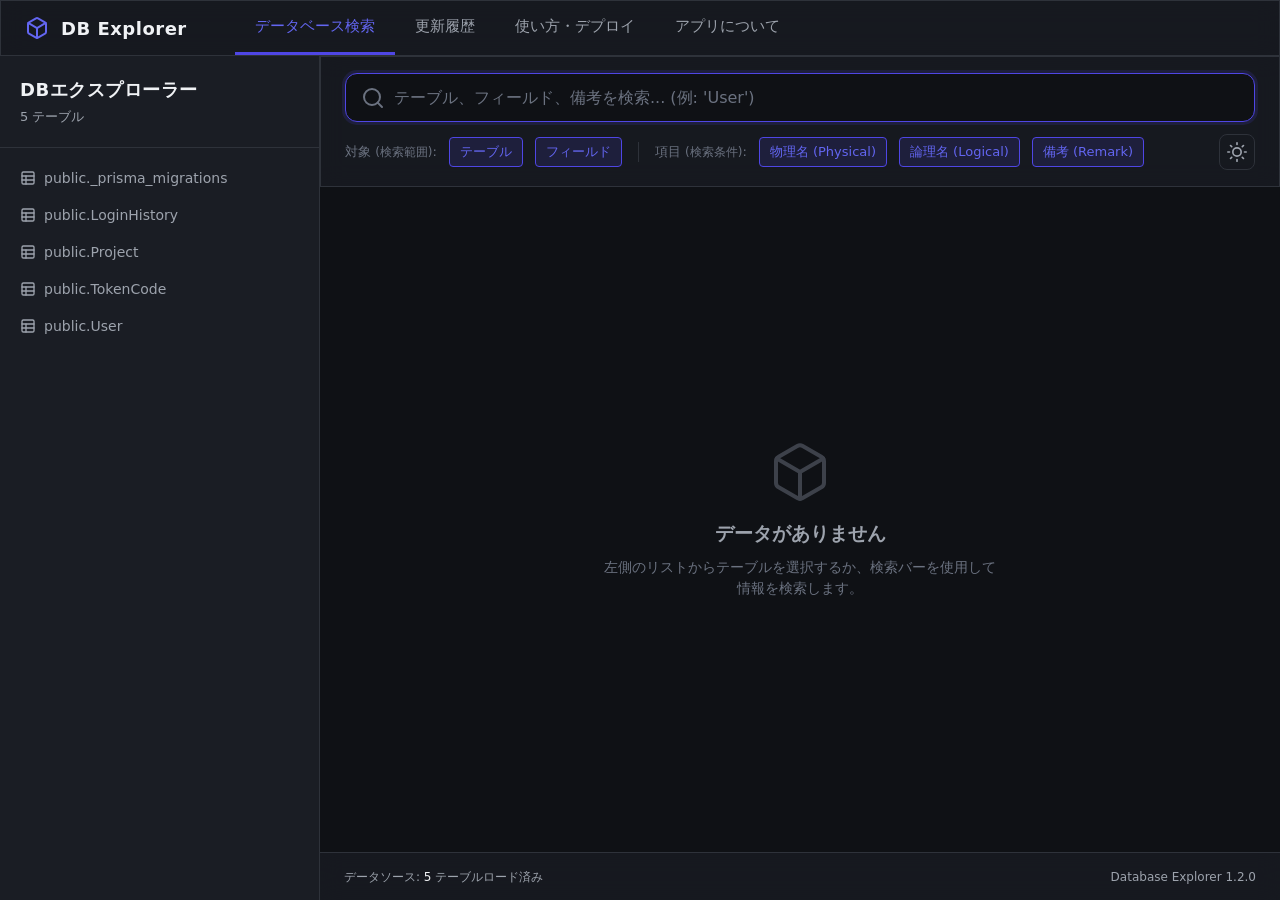
<file: index.html>
<!DOCTYPE html>
<html lang="ja">
<head>
    <meta charset="UTF-8">
    <meta name="viewport" content="width=device-width, initial-scale=1.0">
    <title>データベース詳細検索 - Antigravity</title>
    <link rel="stylesheet" href="style.css">
</head>
<body class="dark-mode">
    
    <!-- Global Navigation -->
    <nav class="global-nav glass-panel">
        <div class="nav-brand" id="navBrandLogo" style="cursor: pointer;" title="ホームに戻る">
            <svg xmlns="http://www.w3.org/2000/svg" width="24" height="24" viewBox="0 0 24 24" fill="none" stroke="currentColor" stroke-width="2" stroke-linecap="round" stroke-linejoin="round" class="brand-icon"><path d="M21 16V8a2 2 0 0 0-1-1.73l-7-4a2 2 0 0 0-2 0l-7 4A2 2 0 0 0 3 8v8a2 2 0 0 0 1 1.73l7 4a2 2 0 0 0 2 0l7-4A2 2 0 0 0 21 16z"></path><polyline points="3.27 6.96 12 12.01 20.73 6.96"></polyline><line x1="12" y1="22.08" x2="12" y2="12"></line></svg>
            <span>DB Explorer</span>
        </div>
        <div class="nav-links">
            <button class="nav-tab active" data-target="view-search">データベース検索</button>
            <button class="nav-tab" data-target="view-history">更新履歴</button>
            <button class="nav-tab" data-target="view-docs">使い方・デプロイ</button>
            <button class="nav-tab" data-target="view-about">アプリについて</button>
        </div>
    </nav>

    <div class="app-container">
        <!-- Sidebar: Tree View -->
        <aside class="sidebar">
            <div class="sidebar-header">
                <h2>DBエクスプローラー</h2>
                <div class="db-stats" id="dbStats">0 テーブル</div>
            </div>
            
            <div class="tree-container" id="treeView">
                <!-- Tree items will be dynamically injected here -->
            </div>
            
            <!-- Sidebar Pagination -->
            <div class="sidebar-pagination" id="treePagination">
                <button class="page-btn" id="prevPageBtn" disabled>
                    <svg xmlns="http://www.w3.org/2000/svg" width="16" height="16" viewBox="0 0 24 24" fill="none" stroke="currentColor" stroke-width="2" stroke-linecap="round" stroke-linejoin="round"><polyline points="15 18 9 12 15 6"></polyline></svg>
                </button>
                <span id="pageInfo">1 / 1</span>
                <button class="page-btn" id="nextPageBtn" disabled>
                    <svg xmlns="http://www.w3.org/2000/svg" width="16" height="16" viewBox="0 0 24 24" fill="none" stroke="currentColor" stroke-width="2" stroke-linecap="round" stroke-linejoin="round"><polyline points="9 18 15 12 9 6"></polyline></svg>
                </button>
            </div>
        </aside>

        <!-- Main Content -->
        <main class="main-content">
            
            <!-- ====== VIEW: SEARCH ====== -->
            <div id="view-search" class="view-section active">
                <!-- Search Header - Fixed -->
                <header class="search-header glass-panel">
                    <div class="header-top-row">
                        <div class="search-wrapper">
                            <svg class="search-icon" xmlns="http://www.w3.org/2000/svg" width="24" height="24" viewBox="0 0 24 24" fill="none" stroke="currentColor" stroke-width="2" stroke-linecap="round" stroke-linejoin="round"><circle cx="11" cy="11" r="8"></circle><line x1="21" y1="21" x2="16.65" y2="16.65"></line></svg>
                            <input type="text" id="searchInput" placeholder="テーブル、フィールド、備考を検索... (例: 'User')" autocomplete="off" autofocus>
                            <button id="clearSearchBtn" class="clear-btn" style="display: none;">
                                <svg xmlns="http://www.w3.org/2000/svg" width="20" height="20" viewBox="0 0 24 24" fill="none" stroke="currentColor" stroke-width="2" stroke-linecap="round" stroke-linejoin="round"><line x1="18" y1="6" x2="6" y2="18"></line><line x1="6" y1="6" x2="18" y2="18"></line></svg>
                            </button>
                        </div>
                    </div>
                    
                    <div class="header-bottom-row">
                        <div class="filter-section">
                            <div class="filter-group">
                                <span class="filter-label">対象 <small style="font-weight: normal; font-size: 0.75rem; color: var(--text-muted);">(検索範囲)</small>:</span>
                                <label class="checkbox-label" title="テーブルそのものの名前（物理名・論理名）を検索対象にします">
                                    <input type="checkbox" id="chkTable" checked>
                                    <span class="checkbox-custom">テーブル</span>
                                </label>
                                <label class="checkbox-label" title="テーブル内にある各列（フィールド）の名前や備考を検索対象にします">
                                    <input type="checkbox" id="chkField" checked>
                                    <span class="checkbox-custom">フィールド</span>
                                </label>
                            </div>
                            <div class="filter-group delimiter"></div>
                            <div class="filter-group">
                                <span class="filter-label">項目 <small style="font-weight: normal; font-size: 0.75rem; color: var(--text-muted);">(検索条件)</small>:</span>
                                <label class="checkbox-label" title="データベース上の実際の列名・テーブル名 (例: user_id)">
                                    <input type="checkbox" id="chkPhysical" checked>
                                    <span class="checkbox-custom">物理名 (Physical)</span>
                                </label>
                                <label class="checkbox-label" title="設計書上の日本語名 (例: ユーザーID)">
                                    <input type="checkbox" id="chkLogical" checked>
                                    <span class="checkbox-custom">論理名 (Logical)</span>
                                </label>
                                <label class="checkbox-label" title="備考欄に記載されている説明文">
                                    <input type="checkbox" id="chkRemark" checked>
                                    <span class="checkbox-custom">備考 (Remark)</span>
                                </label>
                            </div>
                        </div>
                        
                        <!-- Theme Toggle -->
                        <button class="theme-toggle" id="themeToggleBtn" title="テーマ切り替え">
                            <svg class="sun-icon" xmlns="http://www.w3.org/2000/svg" width="20" height="20" viewBox="0 0 24 24" fill="none" stroke="currentColor" stroke-width="2" stroke-linecap="round" stroke-linejoin="round"><circle cx="12" cy="12" r="5"></circle><line x1="12" y1="1" x2="12" y2="3"></line><line x1="12" y1="21" x2="12" y2="23"></line><line x1="4.22" y1="4.22" x2="5.64" y2="5.64"></line><line x1="18.36" y1="18.36" x2="19.78" y2="19.78"></line><line x1="1" y1="12" x2="3" y2="12"></line><line x1="21" y1="12" x2="23" y2="12"></line><line x1="4.22" y1="19.78" x2="5.64" y2="18.36"></line><line x1="18.36" y1="5.64" x2="19.78" y2="4.22"></line></svg>
                            <svg class="moon-icon" xmlns="http://www.w3.org/2000/svg" width="20" height="20" viewBox="0 0 24 24" fill="none" stroke="currentColor" stroke-width="2" stroke-linecap="round" stroke-linejoin="round"><path d="M21 12.79A9 9 0 1 1 11.21 3 7 7 0 0 0 21 12.79z"></path></svg>
                        </button>
                    </div>
                </header>

                <div class="content-scroll">
                    <div class="empty-state" id="emptyState">
                        <svg xmlns="http://www.w3.org/2000/svg" width="64" height="64" viewBox="0 0 24 24" fill="none" stroke="currentColor" stroke-width="1.5" stroke-linecap="round" stroke-linejoin="round"><path d="M21 16V8a2 2 0 0 0-1-1.73l-7-4a2 2 0 0 0-2 0l-7 4A2 2 0 0 0 3 8v8a2 2 0 0 0 1 1.73l7 4a2 2 0 0 0 2 0l7-4A2 2 0 0 0 21 16z"></path><polyline points="3.27 6.96 12 12.01 20.73 6.96"></polyline><line x1="12" y1="22.08" x2="12" y2="12"></line></svg>
                        <h3>データがありません</h3>
                        <p>左側のリストからテーブルを選択するか、検索バーを使用して情報を検索します。</p>
                    </div>

                    <div id="tableView" style="display: none;">
                        <div class="table-header">
                            <h1 id="tvTitle">Table Name</h1>
                            <p class="table-meta" id="tvLogicalName">Logical Name</p>
                        </div>
                        
                        <div class="data-table-container glass-panel">
                            <table class="data-table">
                                <thead>
                                    <tr>
                                        <th width="40">No.</th>
                                        <th>物理名 (Physical)</th>
                                        <th>論理名 (Logical)</th>
                                        <th width="180">データ型 (Type)</th>
                                        <th width="100">必須</th>
                                        <th width="100">デフォルト</th>
                                        <th>備考 (Remark)</th>
                                    </tr>
                                </thead>
                                <tbody id="tvBody"></tbody>
                            </table>
                        </div>
                    </div>

                    <div id="searchResults" style="display: none;">
                        <h2 class="results-title"><span id="searchKw" class="highlight-kw"></span> の検索結果 (<span id="searchCount">0</span>件)</h2>
                        <div class="results-list" id="srList"></div>
                    </div>
                </div>
            </div>

            <!-- ====== VIEW: HISTORY ====== -->
            <div id="view-history" class="view-section" style="display: none;">
                <div class="static-page-header">
                    <h1>更新履歴 (History)</h1>
                    <p>システムの変更履歴と新機能について</p>
                </div>
                <div class="content-scroll page-content">
                    <div class="data-table-container glass-panel">
                        <table class="data-table">
                            <thead>
                                <tr>
                                    <th width="120">バージョン</th>
                                    <th width="150">更新日</th>
                                    <th>更新内容</th>
                                </tr>
                            </thead>
                            <tbody>
                                <tr>
                                    <td><span class="badge">v1.2.0</span></td>
                                    <td>2026-04-16</td>
                                    <td>
                                        <ul style="padding-left: 20px; margin: 0;">
                                            <li>グローバルナビゲーションメニューの追加 (検索、更新履歴、アプリについて)。</li>
                                            <li>完全な日本語化対応。</li>
                                            <li>検索フィルタのUIをチェックボックス制に改修し、物理名・論理名などを細かく絞り込めるように強化。</li>
                                            <li>builder.htmlを導入し、完全ブラウザ内での <code>data.txt</code> 出力機能を追加。</li>
                                        </ul>
                                    </td>
                                </tr>
                                <tr>
                                    <td><span class="badge">v1.1.0</span></td>
                                    <td>2026-04-16</td>
                                    <td>
                                        <ul style="padding-left: 20px; margin: 0;">
                                            <li>ダークモードとライトモードの切り替え機能を追加（設定はブラウザに保存されます）。</li>
                                            <li>テーブル一覧（サイドバー）のページネーション機能を実装（1ページあたり30件までに最適化）。</li>
                                            <li>ヘッダーとフッターのレイアウトを固定化し、スクロール時の視認性を向上。</li>
                                        </ul>
                                    </td>
                                </tr>
                                <tr>
                                    <td><span class="badge">v1.0.0</span></td>
                                    <td>2026-04-16</td>
                                    <td>
                                        <ul style="padding-left: 20px; margin: 0;">
                                            <li>Pure HTML/JS/CSS による超高速ローカルデータベースエクスプローラーを初期リリース。</li>
                                            <li>リアルタイムのフルテキスト検索機能・ハイライト機能を追加。</li>
                                            <li>200個以上の大量テーブルの快適な表示と絞り込みに対応開始。</li>
                                        </ul>
                                    </td>
                                </tr>
                            </tbody>
                        </table>
                    </div>
                </div>
            </div>

            <!-- ====== VIEW: DOCS ====== -->
            <div id="view-docs" class="view-section" style="display: none;">
                <div class="static-page-header">
                    <h1>使い方・デプロイ (Manual & Deploy)</h1>
                    <p>データ更新ツール (builder.html) の手順と IIS (Internet Information Services) へのデプロイ方法</p>
                </div>
                <div class="content-scroll page-content">
                    
                    <div class="about-card glass-panel" style="margin-bottom: 24px;">
                        <h2>1. データ更新手順 (builder.html の使い方)</h2>
                        <p>テーブル構造に変更があった場合、Pythonを使わず、ブラウザのみで最新の辞書データ (data.txt) に更新する手順です。</p>
                        
                        <ul class="feature-list" style="margin-top: 16px;">
                            <li>
                                <div class="f-icon" style="color: var(--accent-hover);">1</div>
                                <div><strong>HTMLのエクスポート:</strong> DBツール (A5:M2など) を使い、最新のテーブル定義書HTMLを出力し、このフォルダ内の <code>tables</code> フォルダの中に保存（上書き）します。</div>
                            </li>
                            <li>
                                <div class="f-icon" style="color: var(--accent-hover);">2</div>
                                <div><strong>builder.html を開く:</strong> このフォルダにある <code>builder.html</code> をダブルクリックしてブラウザで開きます。</div>
                            </li>
                            <li>
                                <div class="f-icon" style="color: var(--accent-hover);">3</div>
                                <div><strong>フォルダを選択:</strong> 画面中央のアップロード枠をクリックし、ダイアログから <code>tables</code> フォルダを選択します。（「アップロードしますか？」の警告には「はい」を選びます）。</div>
                            </li>
                            <li>
                                <div class="f-icon" style="color: var(--accent-hover);">4</div>
                                <div><strong>自動ダウンロード:</strong> ブラウザが1秒以内で全解析を行い、自動的に新しい <code>data.txt</code> ファイルをダウンロードします。</div>
                            </li>
                            <li>
                                <div class="f-icon" style="color: var(--accent-hover);">5</div>
                                <div><strong>上書き適用:</strong> ダウンロードした最新の <code>data.txt</code> を、このフォルダにコピーして古いファイルを「上書き（Replace）」してください。その後、index.htmlを再読み込み (F5) すると最新のDBが反映されます。</div>
                            </li>
                        </ul>
                    </div>
                    
                    <div class="about-card glass-panel">
                        <h2>2. IIS へのデプロイ (サーバー公開) 手順</h2>
                        <p>組織内の既存 Windows Server (IIS) を活用して、チームの全員がブラウザからこのツールにアクセスできるようにする設定手順です。</p>
                        
                        <ul class="feature-list" style="margin-top: 16px;">
                            <li>
                                <div class="f-icon" style="color: #10b981;">1</div>
                                <div><strong>フォルダの配置:</strong> この <code>search-database</code> フォルダ全体を、サーバー内の適切な場所 (例: <code>C:\inetpub\wwwroot\search-database</code>) にコピーします。</div>
                            </li>
                            <li>
                                <div class="f-icon" style="color: #10b981;">2</div>
                                <div><strong>IISマネージャーの起動:</strong> Windows Server で <code>inetmgr</code> (インターネット インフォメーション サービス (IIS) マネージャー) を起動します。</div>
                            </li>
                            <li>
                                <div class="f-icon" style="color: #10b981;">3</div>
                                <div><strong>Webサイト/アプリケーションの追加:</strong>
                                 左のツリーから [サイト] を右クリックし、[Web サイトの追加] または既存サイト内に [アプリケーションの追加] を選びます。<br>
                                 ・エイリアス名/サイト名: 例 <code>db-explorer</code><br>
                                 ・物理パス: ステップ1で配置したコピー先フォルダを指定します。
                                </div>
                            </li>
                            <li>
                                <div class="f-icon" style="color: #10b981;">4</div>
                                <div><strong>既定のドキュメント (Default Document) の確認:</strong>
                                 IISの設定で「既定のドキュメント」を開き、<code>index.html</code> (リネーム済みの検索トップページ) がリストの上位にあるか確認します。
                                </div>
                            </li>
                            <li>
                                <div class="f-icon" style="color: #10b981;">5</div>
                                <div><strong>MIME タイプ (MIME Types) の確認:</strong>
                                 IISに <code>.txt</code> 拡張子が設定されているか確認します。<br>
                                 ・拡張子: <code>.txt</code><br>
                                 ・MIME の種類: <code>text/plain</code><br>
                                 <em>※ デフォルトで登録されていますが、万が一除外されていると data.txt がロードエラーになります。</em>
                                </div>
                            </li>
                            <li>
                                <div class="f-icon" style="color: #10b981;">6</div>
                                <div><strong>接続テスト:</strong>
                                 サーバーへのローカルネットワーク内でブラウザを開き、<code>http://(サーバーのIP)>または設定したドメイン/</code> へアクセスし、ツールが表示されて全検索が高速動作すれば成功です。
                                </div>
                            </li>
                        </ul>
                    </div>

                </div>
            </div>

            <!-- ====== VIEW: ABOUT ====== -->
            <div id="view-about" class="view-section" style="display: none;">
                <div class="static-page-header">
                    <h1>アプリについて (About)</h1>
                    <p>データベース開発者のための高速テーブル辞書ツール</p>
                </div>
                <div class="content-scroll page-content">
                    <div class="about-card glass-panel">
                        <h2>アプリの概要</h2>
                        <p>本ツールは、HTMLで書き出されたデータベース設計図（テーブル定義書）を束ね、超高速で必要なフィールドやテーブル構造へアクセスするために開発された、<strong>100% オフライン動作</strong> のSPA（シングルページアプリケーション）です。</p>
                        <p>セキュリティの高い業務環境で利用されることを想定し、外部ライブラリ（React, jQuery等）や外部フォントを一切ロードせず、ローカルのネイティブな実行スピードを最大限に引き出す設計となっています。</p>
                        
                        <h2 style="margin-top: 32px;">主な目的・機能</h2>
                        <ul class="feature-list">
                            <li>
                                <div class="f-icon">⚡</div>
                                <div><strong>テーブル構造の迅速な検索:</strong> 200テーブル以上が含まれる大規模なDBでも、物理名・論理名・備考から一瞬で目的のテーブルを探し出せます。</div>
                            </li>
                            <li>
                                <div class="f-icon">🔍</div>
                                <div><strong>クロス・テーブル分析:</strong> 複数テーブルにまたがる同一・類似フィールド（例: createdAt, updatedBy などの共通カラム）を即座に特定し、命名規則の揺らぎを発見できます。</div>
                            </li>
                            <li>
                                <div class="f-icon">📏</div>
                                <div><strong>フィールド型やデータ長の確認:</strong> バックエンドやフロントエンドの開発中に「この変数の桁数はいくつか？」「必須（NOT NULL）かどうか？」を瞬時にチェックできます。</div>
                            </li>
                        </ul>

                        <hr class="divider">

                        <div class="author-info">
                            <h3>開発情報</h3>
                            <p><strong>作成・設計:</strong> Antigravity / PHAN HAI</p>
                            <p><strong>ライセンス:</strong> 内部利用向け専用設計</p>
                            <p style="font-size: 0.85rem; color: var(--text-muted); margin-top: 16px;">
                                ※ 新しい仕様書（テーブル情報）を取り込む場合は、同一ディレクトリにある <code>builder.html</code> をご利用ください。
                            </p>
                        </div>
                    </div>
                </div>
            </div>

            <!-- Footer - Fixed -->
            <footer class="app-footer glass-panel">
                <div class="footer-content">
                    <span>データソース: <strong id="footerDbCount">0</strong> テーブルロード済み</span>
                    <span>Database Explorer 1.2.0</span>
                </div>
            </footer>
        </main>
    </div>

    <!-- DB Schema Data -->
    <script src="data.txt"></script>
    <script src="app.js"></script>
</body>
</html>
</file>
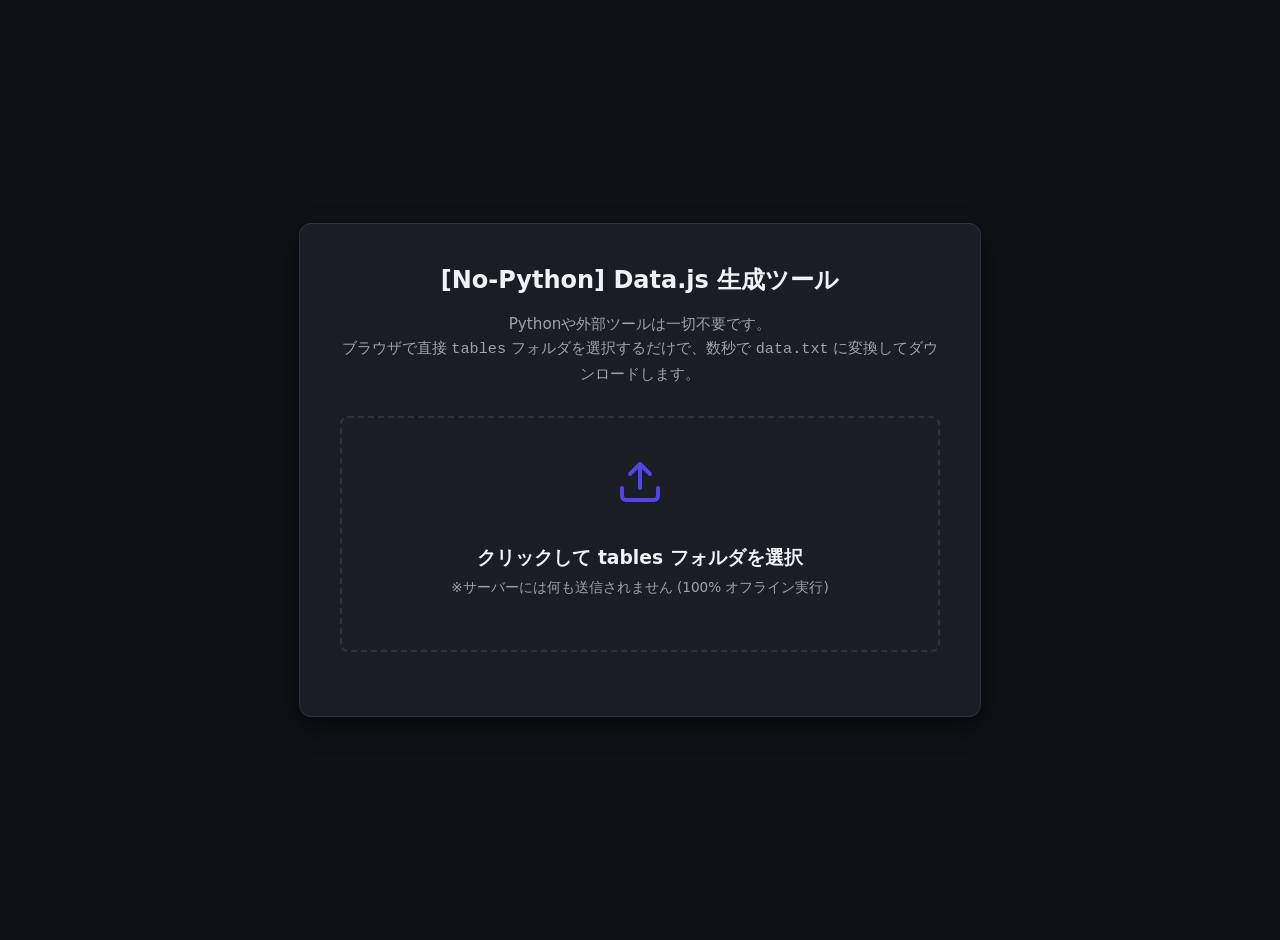
<file: builder.html>
<!DOCTYPE html>
<html lang="ja">
<head>
    <meta charset="UTF-8">
    <meta name="viewport" content="width=device-width, initial-scale=1.0">
    <title>Database Compiler - Browser Based</title>
    <style>
        :root {
            --bg-base: #0f1115;
            --bg-surface: #1a1d24;
            --text-primary: #f0f2f5;
            --text-secondary: #9da3ad;
            --accent-color: #4f46e5;
            --accent-hover: #6366f1;
            --border-color: #2e323a;
        }

        body {
            font-family: system-ui, -apple-system, sans-serif;
            background-color: var(--bg-base);
            color: var(--text-primary);
            display: flex;
            align-items: center;
            justify-content: center;
            min-height: 100vh;
            margin: 0;
            padding: 20px;
        }

        .container {
            background-color: var(--bg-surface);
            padding: 40px;
            border-radius: 12px;
            border: 1px solid var(--border-color);
            max-width: 600px;
            width: 100%;
            box-shadow: 0 10px 25px rgba(0,0,0,0.5);
            text-align: center;
        }

        h1 { margin-top: 0; font-size: 1.5rem; }
        
        .description {
            color: var(--text-secondary);
            font-size: 0.95rem;
            margin-bottom: 30px;
            line-height: 1.6;
        }

        .upload-area {
            border: 2px dashed var(--border-color);
            border-radius: 8px;
            padding: 40px 20px;
            margin-bottom: 24px;
            transition: all 0.2s;
            cursor: pointer;
            position: relative;
        }

        .upload-area:hover {
            border-color: var(--accent-color);
            background-color: rgba(79, 70, 229, 0.05);
        }

        .file-input {
            position: absolute;
            top: 0; left: 0; right: 0; bottom: 0;
            opacity: 0;
            cursor: pointer;
            width: 100%;
        }

        .upload-icon {
            color: var(--accent-color);
            margin-bottom: 16px;
        }

        .btn {
            background-color: var(--accent-color);
            color: white;
            border: none;
            padding: 10px 24px;
            border-radius: 6px;
            font-weight: 500;
            cursor: pointer;
            font-size: 1rem;
            pointer-events: none; /* Let the label trigger input */
        }

        .status {
            margin-top: 24px;
            padding: 16px;
            border-radius: 6px;
            background-color: rgba(0,0,0,0.2);
            font-family: monospace;
            text-align: left;
            font-size: 0.85rem;
            color: #a7f3d0;
            display: none;
            max-height: 200px;
            overflow-y: auto;
        }

    </style>
</head>
<body>

    <div class="container">
        <h1>[No-Python] Data.js 生成ツール</h1>
        <p class="description">
            Pythonや外部ツールは一切不要です。<br>
            ブラウザで直接 <code>tables</code> フォルダを選択するだけで、数秒で <code>data.txt</code> に変換してダウンロードします。
        </p>

        <div class="upload-area">
            <svg class="upload-icon" xmlns="http://www.w3.org/2000/svg" width="48" height="48" viewBox="0 0 24 24" fill="none" stroke="currentColor" stroke-width="2" stroke-linecap="round" stroke-linejoin="round"><path d="M21 15v4a2 2 0 0 1-2 2H5a2 2 0 0 1-2-2v-4"></path><polyline points="17 8 12 3 7 8"></polyline><line x1="12" y1="3" x2="12" y2="15"></line></svg>
            <h3 style="margin-bottom: 8px;">クリックして tables フォルダを選択</h3>
            <p style="color: var(--text-secondary); font-size: 0.85rem; margin-top: 0;">※サーバーには何も送信されません (100% オフライン実行)</p>
            <!-- allow user to choose directory -->
            <input type="file" id="dirInput" class="file-input" webkitdirectory directory multiple>
        </div>

        <div class="status" id="statusLog"></div>
    </div>

    <script>
        document.getElementById('dirInput').addEventListener('change', async function(e) {
            const files = e.target.files;
            if (files.length === 0) return;

            const statusLog = document.getElementById('statusLog');
            statusLog.style.display = 'block';
            statusLog.innerHTML = `スキャン開始中... ${files.length} ファイルが見つかりました。<br>`;
            
            const parser = new DOMParser();
            let schema = [];
            let errorCount = 0;

            for (let i = 0; i < files.length; i++) {
                const file = files[i];
                if (!file.name.endsWith('.html')) continue;

                try {
                    const text = await file.text();
                    const doc = parser.parseFromString(text, 'text/html');
                    
                    let logicalName = '';
                    const ths = doc.querySelectorAll('th');
                    for (let th of ths) {
                        const thText = th.textContent.trim();
                        if (thText === 'System Name' || thText === 'システム名' || thText === '論理名' || thText === 'Logical Name') {
                            const td = th.nextElementSibling;
                            if (td && td.tagName.toLowerCase() === 'td') {
                                logicalName = td.textContent.trim();
                                break;
                            }
                        }
                    }
                    
                    let tableName = file.name.replace('.html', '');
                    // The main title might be 'テーブル情報' but we scrape the caption differently
                    const caption = doc.querySelector('.tableinfo-caption td:last-child');
                    if (caption) {
                        let title = caption.textContent.trim().replace(' . ', '.');
                        if (title) tableName = title;
                    }
                    
                    let columns = [];
                    const htmlCaptions = doc.querySelectorAll('caption');
                    let colCaption = null;
                    for (let c of htmlCaptions) {
                        const txt = c.textContent.trim();
                        // Support both English and Japanese A5:M2 formats
                        if (txt === 'Column info' || txt === 'カラム情報' || txt.includes('カラム') || txt.includes('Column')) { 
                            colCaption = c; 
                            break; 
                        }
                    }
                    
                    if (colCaption) {
                        const trs = colCaption.parentElement.querySelectorAll('tr');
                        trs.forEach(tr => {
                            if (tr.querySelector('th')) return;
                            const tds = tr.querySelectorAll('td');
                            if (tds.length >= 7) {
                                columns.push({
                                    no: tds[0].textContent.replace(/\s+/g,' ').trim(),
                                    logicalName: tds[1].textContent.replace(/\s+/g,' ').trim(),
                                    physicalName: tds[2].textContent.replace(/\s+/g,' ').trim(),
                                    dataType: tds[3].textContent.replace(/\s+/g,' ').trim(),
                                    notNull: tds[4].textContent.replace(/\s+/g,' ').trim(),
                                    default: tds[5].textContent.replace(/\s+/g,' ').trim(),
                                    remark: tds[6].textContent.replace(/\s+/g,' ').trim()
                                });
                            }
                        });
                    }
                    
                    schema.push({
                        tableName: tableName,
                        logicalName: logicalName,
                        columns: columns
                    });
                    
                } catch (err) {
                    errorCount++;
                    console.error("Error parsing " + file.name, err);
                }
            }
            
            // Sort tables alphabetically
            schema.sort((a,b) => a.tableName.localeCompare(b.tableName));
            
            statusLog.innerHTML += `成功: ${schema.length} 個のテーブルデータを抽出しました。<br>`;
            if (errorCount > 0) statusLog.innerHTML += `<span style="color: #fca5a5;">エラー: ${errorCount} 個のファイルで解析に失敗しました。</span><br>`;
            
            statusLog.innerHTML += `data.txt ファイルの生成とダウンロードを準備しています...<br>`;

            // Write to Blob and Download
            try {
                const content = `const DB_SCHEMA = ${JSON.stringify(schema, null, 2)};\n`;
                const blob = new Blob([content], {type: 'application/javascript;charset=utf-8'});
                const url = URL.createObjectURL(blob);
                
                const a = document.createElement('a');
                a.style.display = 'none';
                a.href = url;
                a.download = 'data.txt';
                document.body.appendChild(a);
                a.click();
                
                setTimeout(() => {
                    document.body.removeChild(a);
                    URL.revokeObjectURL(url);
                    statusLog.innerHTML += `<strong style="color: white;">✅ ダウンロード完了！ 生成された data.txt を元のフォルダに保存して (advanced_search.html) を開いてください。</strong>`;
                }, 100);
            } catch (err) {
                statusLog.innerHTML += `<span style="color: #fca5a5;">保存エラー: ${err.message}</span><br>`;
            }
        });
    </script>
</body>
</html>
</file>
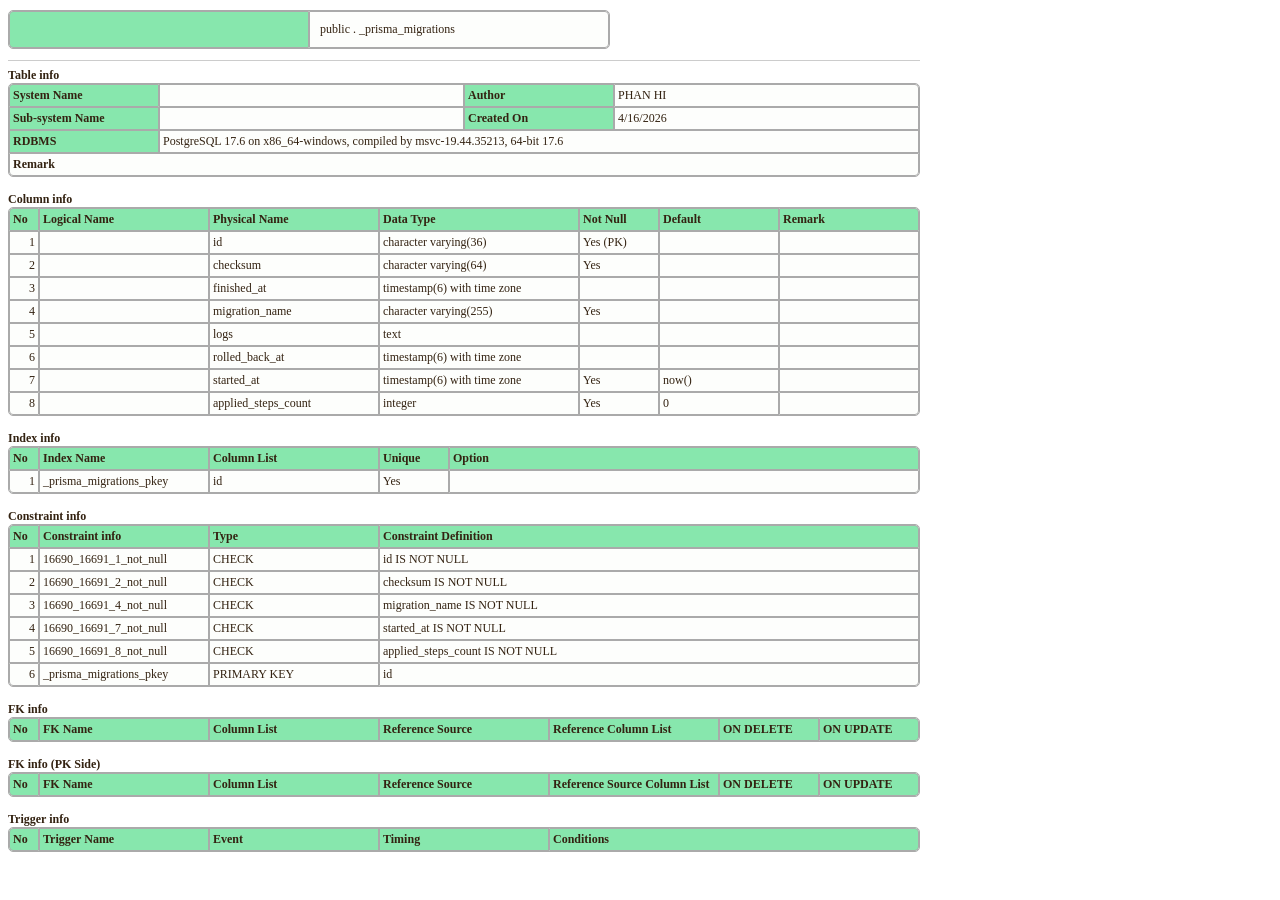
<file: tables/public._prisma_migrations.html>
﻿<!DOCTYPE html>
<html lang="en">
	<head>
		<meta http-equiv="Content-type" content="text/html; charset=UTF-8">
		<title>Table&#32;Definition&#32;Document</title>
		<link rel="stylesheet" href="a5m2.css">
	</head>
	<body>
	<div class="tableinfo-caption" style="width: 912px;">
		<table>
			<colgroup>
				<col width="300">
				<col width="300">
			</colgroup>
			<tr>
			<th></th>
			<td>public . _prisma_migrations</td>
			</tr>
		</table>
	</div>
	<div class="tableinfo-caption-stuffing"></div>

	<table>
		<caption>Table info</caption>
			<colgroup>
				<col width="150">
				<col width="305">
				<col width="150">
				<col width="305">
			</colgroup>
			<th>System Name</th>
			<td></td>
			<th>Author</th>
			<td>PHAN&#32;HI</td>
		</tr>
		<tr>
			<th>Sub-system Name</th>
			<td></td>
			<th>Created On</th>
			<td>4/16/2026</td>
		</tr>
		<tr>
			<th>RDBMS</th>
			<td colspan="3">PostgreSQL 17.6 on x86_64-windows, compiled by msvc-19.44.35213, 64-bit 17.6</td>
		</tr>
		<tr>
			<td colspan="4"><b>Remark</b><br></td>
		</tr>
	</table>

<br>
	<table>
		<caption>Column info</caption>
			<colgroup>
				<col width="30">
				<col width="170">
				<col width="170">
				<col width="200">
				<col width="80">
				<col width="120">
				<col width="140">
			</colgroup>
		<tr>
			<th>No</th>
			<th>Logical Name</th>
			<th>Physical Name</th>
			<th>Data Type</th>
			<th>Not Null</th>
			<th>Default</th>
			<th>Remark</th>
		</tr>
		<tr>
			<td class="number-format">1</td>
			<td></td>
			<td>id</td>
			<td>character&#32;varying(36)</td>
			<td>Yes (PK)</td>
			<td></td>
			<td></td>
		</tr>
		<tr>
			<td class="number-format">2</td>
			<td></td>
			<td>checksum</td>
			<td>character&#32;varying(64)</td>
			<td>Yes</td>
			<td></td>
			<td></td>
		</tr>
		<tr>
			<td class="number-format">3</td>
			<td></td>
			<td>finished_at</td>
			<td>timestamp(6)&#32;with&#32;time&#32;zone</td>
			<td></td>
			<td></td>
			<td></td>
		</tr>
		<tr>
			<td class="number-format">4</td>
			<td></td>
			<td>migration_name</td>
			<td>character&#32;varying(255)</td>
			<td>Yes</td>
			<td></td>
			<td></td>
		</tr>
		<tr>
			<td class="number-format">5</td>
			<td></td>
			<td>logs</td>
			<td>text</td>
			<td></td>
			<td></td>
			<td></td>
		</tr>
		<tr>
			<td class="number-format">6</td>
			<td></td>
			<td>rolled_back_at</td>
			<td>timestamp(6)&#32;with&#32;time&#32;zone</td>
			<td></td>
			<td></td>
			<td></td>
		</tr>
		<tr>
			<td class="number-format">7</td>
			<td></td>
			<td>started_at</td>
			<td>timestamp(6)&#32;with&#32;time&#32;zone</td>
			<td>Yes</td>
			<td>now()</td>
			<td></td>
		</tr>
		<tr>
			<td class="number-format">8</td>
			<td></td>
			<td>applied_steps_count</td>
			<td>integer</td>
			<td>Yes</td>
			<td>0</td>
			<td></td>
		</tr>
	</table>

<br>
	<table>
		<caption>Index info</caption>
			<colgroup>
				<col width="30">
				<col width="170">
				<col width="170">
				<col width="70">
				<col width="470">
			</colgroup>
		<tr>
			<th>No</th>
			<th>Index Name</th>
			<th>Column List</th>
			<th>Unique</th>
			<th>Option</th>
		</tr>
		<tr>
			<td class="number-format">1</td>
			<td>_prisma_migrations_pkey</td>
			<td>id</td>
			<td>Yes</td>
			<td></td>
		</tr>
	</table>

<br>
	<table>
		<caption>Constraint info</caption>
			<colgroup>
				<col width="30">
				<col width="170">
				<col width="170">
				<col width="540">
			</colgroup>
		<tr>
			<th>No</th>
			<th>Constraint info</th>
			<th>Type</th>
			<th>Constraint Definition</th>
		</tr>
		<tr>
			<td class="number-format">1</td>
			<td>16690_16691_1_not_null</td>
			<td>CHECK</td>
			<td>id&#32;IS&#32;NOT&#32;NULL</td>
		</tr>
		<tr>
			<td class="number-format">2</td>
			<td>16690_16691_2_not_null</td>
			<td>CHECK</td>
			<td>checksum&#32;IS&#32;NOT&#32;NULL</td>
		</tr>
		<tr>
			<td class="number-format">3</td>
			<td>16690_16691_4_not_null</td>
			<td>CHECK</td>
			<td>migration_name&#32;IS&#32;NOT&#32;NULL</td>
		</tr>
		<tr>
			<td class="number-format">4</td>
			<td>16690_16691_7_not_null</td>
			<td>CHECK</td>
			<td>started_at&#32;IS&#32;NOT&#32;NULL</td>
		</tr>
		<tr>
			<td class="number-format">5</td>
			<td>16690_16691_8_not_null</td>
			<td>CHECK</td>
			<td>applied_steps_count&#32;IS&#32;NOT&#32;NULL</td>
		</tr>
		<tr>
			<td class="number-format">6</td>
			<td>_prisma_migrations_pkey</td>
			<td>PRIMARY&#32;KEY</td>
			<td>id</td>
		</tr>
	</table>

<br>
	<table>
		<caption>FK info</caption>
			<colgroup>
				<col width="30">
				<col width="170">
				<col width="170">
				<col width="170">
				<col width="170">
				<col width="100">
				<col width="100">
			</colgroup>
			<th>No</th>
			<th>FK Name</th>
			<th>Column List</th>
			<th>Reference Source</th>
			<th>Reference Column List</th>
			<th>ON DELETE</th>
			<th>ON UPDATE</th>
		</tr>
	</table>

<br>
	<table>
		<caption>FK info (PK Side)</caption>
			<colgroup>
				<col width="30">
				<col width="170">
				<col width="170">
				<col width="170">
				<col width="170">
				<col width="100">
				<col width="100">
			</colgroup>
		<tr>
			<th>No</th>
			<th>FK Name</th>
			<th>Column List</th>
			<th>Reference Source</th>
			<th>Reference Source Column List</th>
			<th>ON DELETE</th>
			<th>ON UPDATE</th>
		</tr>
	</table>

<br>
	<table>
		<caption>Trigger info</caption>
			<colgroup>
				<col width="30">
				<col width="170">
				<col width="170">
				<col width="170">
				<col width="370">
			</colgroup>
			<th>No</th>
			<th>Trigger Name</th>
			<th>Event</th>
			<th>Timing</th>
			<th>Conditions</th>
		</tr>
	</table>


	</body>
</html>
</file>
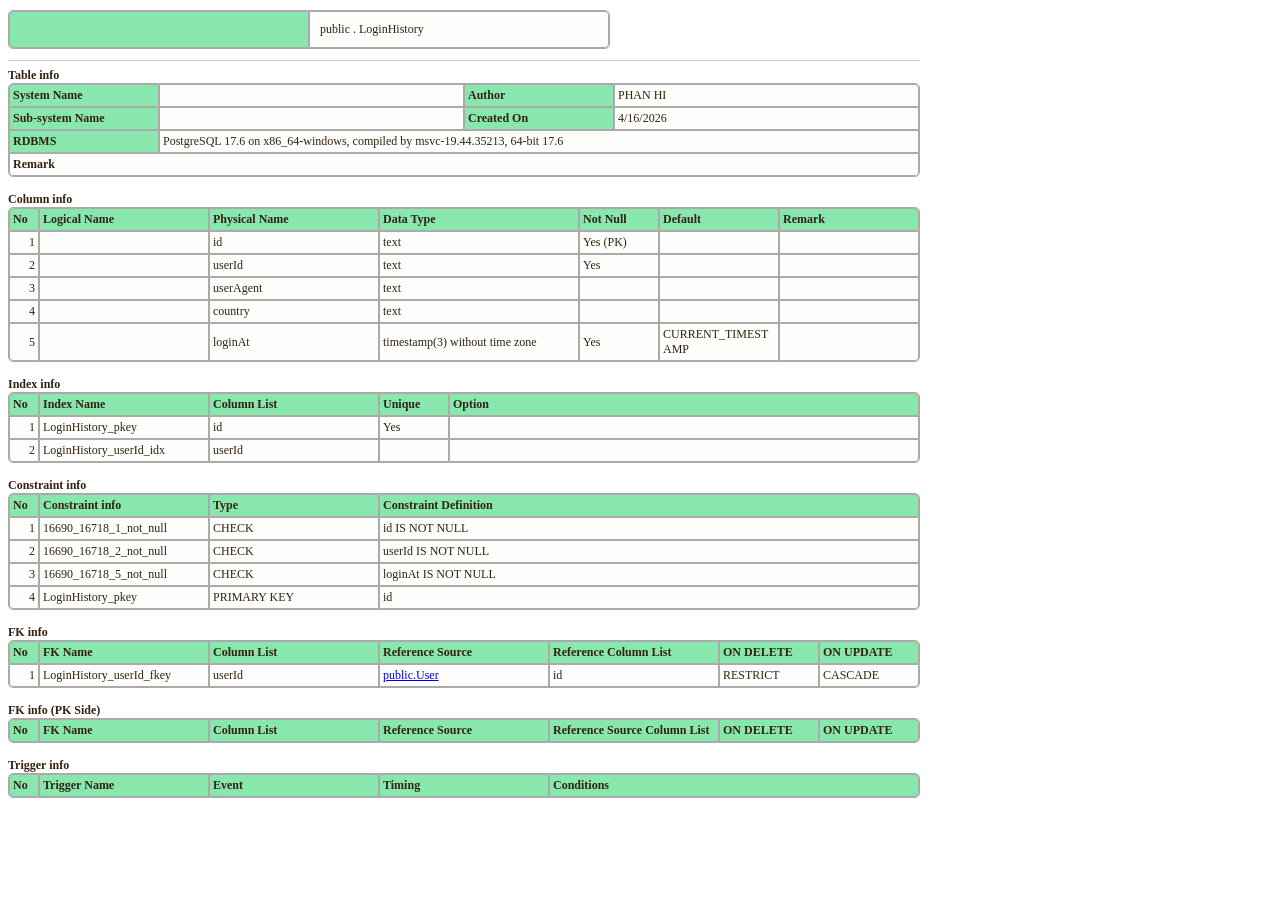
<file: tables/public.LoginHistory.html>
﻿<!DOCTYPE html>
<html lang="en">
	<head>
		<meta http-equiv="Content-type" content="text/html; charset=UTF-8">
		<title>Table&#32;Definition&#32;Document</title>
		<link rel="stylesheet" href="a5m2.css">
	</head>
	<body>
	<div class="tableinfo-caption" style="width: 912px;">
		<table>
			<colgroup>
				<col width="300">
				<col width="300">
			</colgroup>
			<tr>
			<th></th>
			<td>public . LoginHistory</td>
			</tr>
		</table>
	</div>
	<div class="tableinfo-caption-stuffing"></div>

	<table>
		<caption>Table info</caption>
			<colgroup>
				<col width="150">
				<col width="305">
				<col width="150">
				<col width="305">
			</colgroup>
			<th>System Name</th>
			<td></td>
			<th>Author</th>
			<td>PHAN&#32;HI</td>
		</tr>
		<tr>
			<th>Sub-system Name</th>
			<td></td>
			<th>Created On</th>
			<td>4/16/2026</td>
		</tr>
		<tr>
			<th>RDBMS</th>
			<td colspan="3">PostgreSQL 17.6 on x86_64-windows, compiled by msvc-19.44.35213, 64-bit 17.6</td>
		</tr>
		<tr>
			<td colspan="4"><b>Remark</b><br></td>
		</tr>
	</table>

<br>
	<table>
		<caption>Column info</caption>
			<colgroup>
				<col width="30">
				<col width="170">
				<col width="170">
				<col width="200">
				<col width="80">
				<col width="120">
				<col width="140">
			</colgroup>
		<tr>
			<th>No</th>
			<th>Logical Name</th>
			<th>Physical Name</th>
			<th>Data Type</th>
			<th>Not Null</th>
			<th>Default</th>
			<th>Remark</th>
		</tr>
		<tr>
			<td class="number-format">1</td>
			<td></td>
			<td>id</td>
			<td>text</td>
			<td>Yes (PK)</td>
			<td></td>
			<td></td>
		</tr>
		<tr>
			<td class="number-format">2</td>
			<td></td>
			<td>userId</td>
			<td>text</td>
			<td>Yes</td>
			<td></td>
			<td></td>
		</tr>
		<tr>
			<td class="number-format">3</td>
			<td></td>
			<td>userAgent</td>
			<td>text</td>
			<td></td>
			<td></td>
			<td></td>
		</tr>
		<tr>
			<td class="number-format">4</td>
			<td></td>
			<td>country</td>
			<td>text</td>
			<td></td>
			<td></td>
			<td></td>
		</tr>
		<tr>
			<td class="number-format">5</td>
			<td></td>
			<td>loginAt</td>
			<td>timestamp(3)&#32;without&#32;time&#32;zone</td>
			<td>Yes</td>
			<td>CURRENT_TIMESTAMP</td>
			<td></td>
		</tr>
	</table>

<br>
	<table>
		<caption>Index info</caption>
			<colgroup>
				<col width="30">
				<col width="170">
				<col width="170">
				<col width="70">
				<col width="470">
			</colgroup>
		<tr>
			<th>No</th>
			<th>Index Name</th>
			<th>Column List</th>
			<th>Unique</th>
			<th>Option</th>
		</tr>
		<tr>
			<td class="number-format">1</td>
			<td>LoginHistory_pkey</td>
			<td>id</td>
			<td>Yes</td>
			<td></td>
		</tr>
		<tr>
			<td class="number-format">2</td>
			<td>LoginHistory_userId_idx</td>
			<td>userId</td>
			<td></td>
			<td></td>
		</tr>
	</table>

<br>
	<table>
		<caption>Constraint info</caption>
			<colgroup>
				<col width="30">
				<col width="170">
				<col width="170">
				<col width="540">
			</colgroup>
		<tr>
			<th>No</th>
			<th>Constraint info</th>
			<th>Type</th>
			<th>Constraint Definition</th>
		</tr>
		<tr>
			<td class="number-format">1</td>
			<td>16690_16718_1_not_null</td>
			<td>CHECK</td>
			<td>id&#32;IS&#32;NOT&#32;NULL</td>
		</tr>
		<tr>
			<td class="number-format">2</td>
			<td>16690_16718_2_not_null</td>
			<td>CHECK</td>
			<td>userId&#32;IS&#32;NOT&#32;NULL</td>
		</tr>
		<tr>
			<td class="number-format">3</td>
			<td>16690_16718_5_not_null</td>
			<td>CHECK</td>
			<td>loginAt&#32;IS&#32;NOT&#32;NULL</td>
		</tr>
		<tr>
			<td class="number-format">4</td>
			<td>LoginHistory_pkey</td>
			<td>PRIMARY&#32;KEY</td>
			<td>id</td>
		</tr>
	</table>

<br>
	<table>
		<caption>FK info</caption>
			<colgroup>
				<col width="30">
				<col width="170">
				<col width="170">
				<col width="170">
				<col width="170">
				<col width="100">
				<col width="100">
			</colgroup>
			<th>No</th>
			<th>FK Name</th>
			<th>Column List</th>
			<th>Reference Source</th>
			<th>Reference Column List</th>
			<th>ON DELETE</th>
			<th>ON UPDATE</th>
		</tr>
		<tr>
			<td class="number-format">1</td>
			<td>LoginHistory_userId_fkey</td>
			<td>userId</td>
			<td><a href="public.User.html">public.User</td>
			<td>id</td>
			<td>RESTRICT</td>
			<td>CASCADE</td>
		</tr>
	</table>

<br>
	<table>
		<caption>FK info (PK Side)</caption>
			<colgroup>
				<col width="30">
				<col width="170">
				<col width="170">
				<col width="170">
				<col width="170">
				<col width="100">
				<col width="100">
			</colgroup>
		<tr>
			<th>No</th>
			<th>FK Name</th>
			<th>Column List</th>
			<th>Reference Source</th>
			<th>Reference Source Column List</th>
			<th>ON DELETE</th>
			<th>ON UPDATE</th>
		</tr>
	</table>

<br>
	<table>
		<caption>Trigger info</caption>
			<colgroup>
				<col width="30">
				<col width="170">
				<col width="170">
				<col width="170">
				<col width="370">
			</colgroup>
			<th>No</th>
			<th>Trigger Name</th>
			<th>Event</th>
			<th>Timing</th>
			<th>Conditions</th>
		</tr>
	</table>


	</body>
</html>
</file>
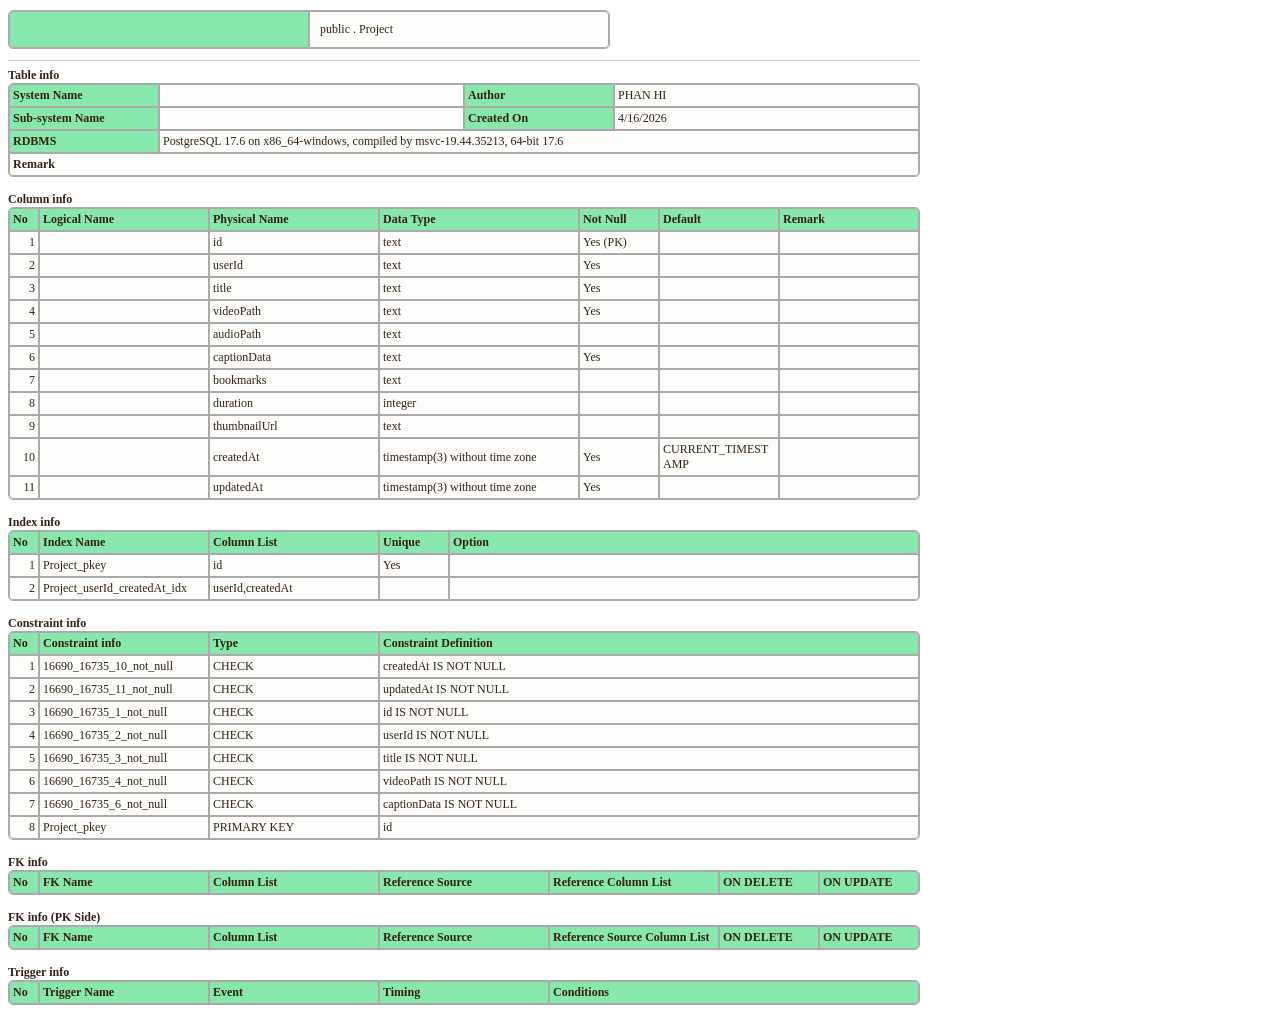
<file: tables/public.Project.html>
﻿<!DOCTYPE html>
<html lang="en">
	<head>
		<meta http-equiv="Content-type" content="text/html; charset=UTF-8">
		<title>Table&#32;Definition&#32;Document</title>
		<link rel="stylesheet" href="a5m2.css">
	</head>
	<body>
	<div class="tableinfo-caption" style="width: 912px;">
		<table>
			<colgroup>
				<col width="300">
				<col width="300">
			</colgroup>
			<tr>
			<th></th>
			<td>public . Project</td>
			</tr>
		</table>
	</div>
	<div class="tableinfo-caption-stuffing"></div>

	<table>
		<caption>Table info</caption>
			<colgroup>
				<col width="150">
				<col width="305">
				<col width="150">
				<col width="305">
			</colgroup>
			<th>System Name</th>
			<td></td>
			<th>Author</th>
			<td>PHAN&#32;HI</td>
		</tr>
		<tr>
			<th>Sub-system Name</th>
			<td></td>
			<th>Created On</th>
			<td>4/16/2026</td>
		</tr>
		<tr>
			<th>RDBMS</th>
			<td colspan="3">PostgreSQL 17.6 on x86_64-windows, compiled by msvc-19.44.35213, 64-bit 17.6</td>
		</tr>
		<tr>
			<td colspan="4"><b>Remark</b><br></td>
		</tr>
	</table>

<br>
	<table>
		<caption>Column info</caption>
			<colgroup>
				<col width="30">
				<col width="170">
				<col width="170">
				<col width="200">
				<col width="80">
				<col width="120">
				<col width="140">
			</colgroup>
		<tr>
			<th>No</th>
			<th>Logical Name</th>
			<th>Physical Name</th>
			<th>Data Type</th>
			<th>Not Null</th>
			<th>Default</th>
			<th>Remark</th>
		</tr>
		<tr>
			<td class="number-format">1</td>
			<td></td>
			<td>id</td>
			<td>text</td>
			<td>Yes (PK)</td>
			<td></td>
			<td></td>
		</tr>
		<tr>
			<td class="number-format">2</td>
			<td></td>
			<td>userId</td>
			<td>text</td>
			<td>Yes</td>
			<td></td>
			<td></td>
		</tr>
		<tr>
			<td class="number-format">3</td>
			<td></td>
			<td>title</td>
			<td>text</td>
			<td>Yes</td>
			<td></td>
			<td></td>
		</tr>
		<tr>
			<td class="number-format">4</td>
			<td></td>
			<td>videoPath</td>
			<td>text</td>
			<td>Yes</td>
			<td></td>
			<td></td>
		</tr>
		<tr>
			<td class="number-format">5</td>
			<td></td>
			<td>audioPath</td>
			<td>text</td>
			<td></td>
			<td></td>
			<td></td>
		</tr>
		<tr>
			<td class="number-format">6</td>
			<td></td>
			<td>captionData</td>
			<td>text</td>
			<td>Yes</td>
			<td></td>
			<td></td>
		</tr>
		<tr>
			<td class="number-format">7</td>
			<td></td>
			<td>bookmarks</td>
			<td>text</td>
			<td></td>
			<td></td>
			<td></td>
		</tr>
		<tr>
			<td class="number-format">8</td>
			<td></td>
			<td>duration</td>
			<td>integer</td>
			<td></td>
			<td></td>
			<td></td>
		</tr>
		<tr>
			<td class="number-format">9</td>
			<td></td>
			<td>thumbnailUrl</td>
			<td>text</td>
			<td></td>
			<td></td>
			<td></td>
		</tr>
		<tr>
			<td class="number-format">10</td>
			<td></td>
			<td>createdAt</td>
			<td>timestamp(3)&#32;without&#32;time&#32;zone</td>
			<td>Yes</td>
			<td>CURRENT_TIMESTAMP</td>
			<td></td>
		</tr>
		<tr>
			<td class="number-format">11</td>
			<td></td>
			<td>updatedAt</td>
			<td>timestamp(3)&#32;without&#32;time&#32;zone</td>
			<td>Yes</td>
			<td></td>
			<td></td>
		</tr>
	</table>

<br>
	<table>
		<caption>Index info</caption>
			<colgroup>
				<col width="30">
				<col width="170">
				<col width="170">
				<col width="70">
				<col width="470">
			</colgroup>
		<tr>
			<th>No</th>
			<th>Index Name</th>
			<th>Column List</th>
			<th>Unique</th>
			<th>Option</th>
		</tr>
		<tr>
			<td class="number-format">1</td>
			<td>Project_pkey</td>
			<td>id</td>
			<td>Yes</td>
			<td></td>
		</tr>
		<tr>
			<td class="number-format">2</td>
			<td>Project_userId_createdAt_idx</td>
			<td>userId,createdAt</td>
			<td></td>
			<td></td>
		</tr>
	</table>

<br>
	<table>
		<caption>Constraint info</caption>
			<colgroup>
				<col width="30">
				<col width="170">
				<col width="170">
				<col width="540">
			</colgroup>
		<tr>
			<th>No</th>
			<th>Constraint info</th>
			<th>Type</th>
			<th>Constraint Definition</th>
		</tr>
		<tr>
			<td class="number-format">1</td>
			<td>16690_16735_10_not_null</td>
			<td>CHECK</td>
			<td>createdAt&#32;IS&#32;NOT&#32;NULL</td>
		</tr>
		<tr>
			<td class="number-format">2</td>
			<td>16690_16735_11_not_null</td>
			<td>CHECK</td>
			<td>updatedAt&#32;IS&#32;NOT&#32;NULL</td>
		</tr>
		<tr>
			<td class="number-format">3</td>
			<td>16690_16735_1_not_null</td>
			<td>CHECK</td>
			<td>id&#32;IS&#32;NOT&#32;NULL</td>
		</tr>
		<tr>
			<td class="number-format">4</td>
			<td>16690_16735_2_not_null</td>
			<td>CHECK</td>
			<td>userId&#32;IS&#32;NOT&#32;NULL</td>
		</tr>
		<tr>
			<td class="number-format">5</td>
			<td>16690_16735_3_not_null</td>
			<td>CHECK</td>
			<td>title&#32;IS&#32;NOT&#32;NULL</td>
		</tr>
		<tr>
			<td class="number-format">6</td>
			<td>16690_16735_4_not_null</td>
			<td>CHECK</td>
			<td>videoPath&#32;IS&#32;NOT&#32;NULL</td>
		</tr>
		<tr>
			<td class="number-format">7</td>
			<td>16690_16735_6_not_null</td>
			<td>CHECK</td>
			<td>captionData&#32;IS&#32;NOT&#32;NULL</td>
		</tr>
		<tr>
			<td class="number-format">8</td>
			<td>Project_pkey</td>
			<td>PRIMARY&#32;KEY</td>
			<td>id</td>
		</tr>
	</table>

<br>
	<table>
		<caption>FK info</caption>
			<colgroup>
				<col width="30">
				<col width="170">
				<col width="170">
				<col width="170">
				<col width="170">
				<col width="100">
				<col width="100">
			</colgroup>
			<th>No</th>
			<th>FK Name</th>
			<th>Column List</th>
			<th>Reference Source</th>
			<th>Reference Column List</th>
			<th>ON DELETE</th>
			<th>ON UPDATE</th>
		</tr>
	</table>

<br>
	<table>
		<caption>FK info (PK Side)</caption>
			<colgroup>
				<col width="30">
				<col width="170">
				<col width="170">
				<col width="170">
				<col width="170">
				<col width="100">
				<col width="100">
			</colgroup>
		<tr>
			<th>No</th>
			<th>FK Name</th>
			<th>Column List</th>
			<th>Reference Source</th>
			<th>Reference Source Column List</th>
			<th>ON DELETE</th>
			<th>ON UPDATE</th>
		</tr>
	</table>

<br>
	<table>
		<caption>Trigger info</caption>
			<colgroup>
				<col width="30">
				<col width="170">
				<col width="170">
				<col width="170">
				<col width="370">
			</colgroup>
			<th>No</th>
			<th>Trigger Name</th>
			<th>Event</th>
			<th>Timing</th>
			<th>Conditions</th>
		</tr>
	</table>


	</body>
</html>
</file>
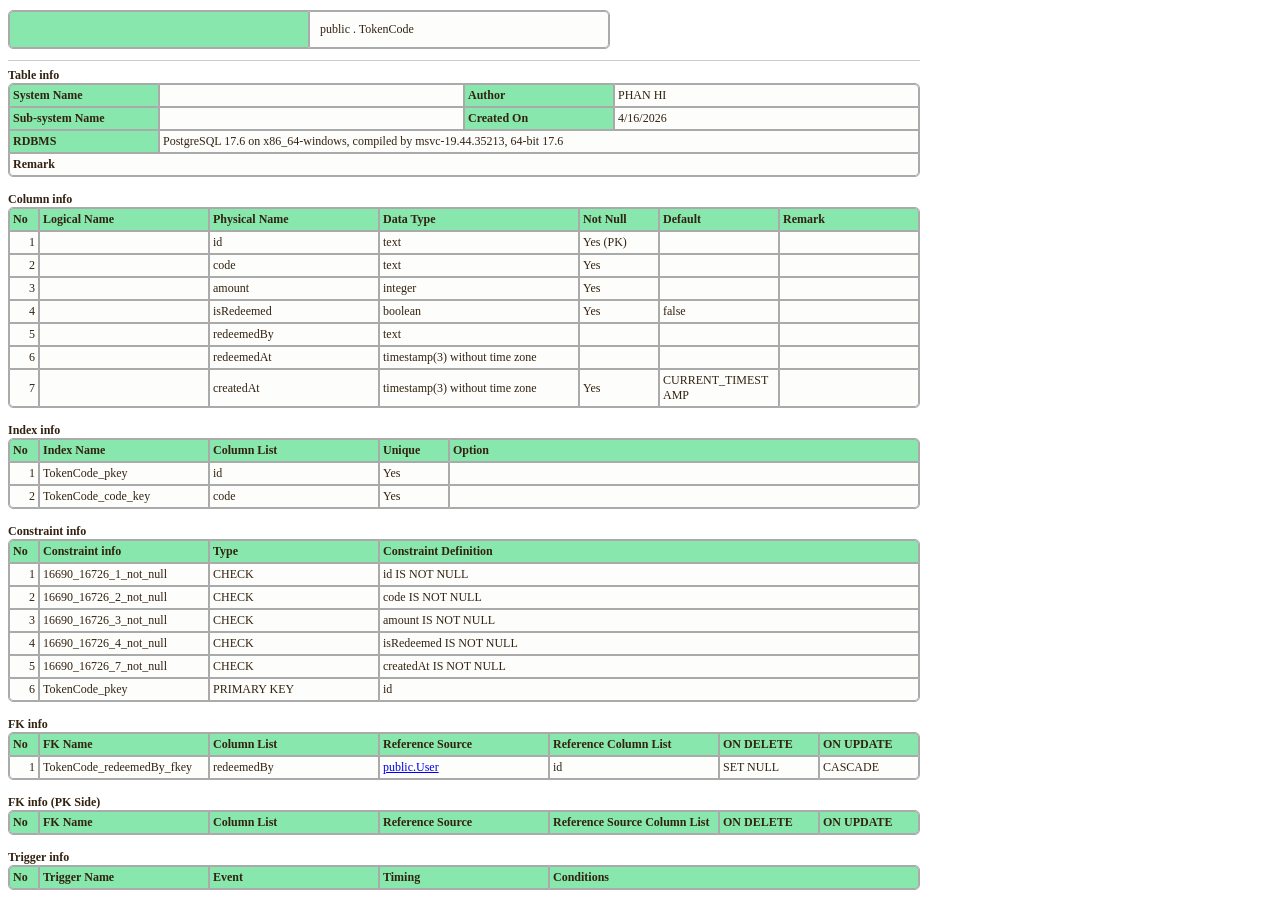
<file: tables/public.TokenCode.html>
﻿<!DOCTYPE html>
<html lang="en">
	<head>
		<meta http-equiv="Content-type" content="text/html; charset=UTF-8">
		<title>Table&#32;Definition&#32;Document</title>
		<link rel="stylesheet" href="a5m2.css">
	</head>
	<body>
	<div class="tableinfo-caption" style="width: 912px;">
		<table>
			<colgroup>
				<col width="300">
				<col width="300">
			</colgroup>
			<tr>
			<th></th>
			<td>public . TokenCode</td>
			</tr>
		</table>
	</div>
	<div class="tableinfo-caption-stuffing"></div>

	<table>
		<caption>Table info</caption>
			<colgroup>
				<col width="150">
				<col width="305">
				<col width="150">
				<col width="305">
			</colgroup>
			<th>System Name</th>
			<td></td>
			<th>Author</th>
			<td>PHAN&#32;HI</td>
		</tr>
		<tr>
			<th>Sub-system Name</th>
			<td></td>
			<th>Created On</th>
			<td>4/16/2026</td>
		</tr>
		<tr>
			<th>RDBMS</th>
			<td colspan="3">PostgreSQL 17.6 on x86_64-windows, compiled by msvc-19.44.35213, 64-bit 17.6</td>
		</tr>
		<tr>
			<td colspan="4"><b>Remark</b><br></td>
		</tr>
	</table>

<br>
	<table>
		<caption>Column info</caption>
			<colgroup>
				<col width="30">
				<col width="170">
				<col width="170">
				<col width="200">
				<col width="80">
				<col width="120">
				<col width="140">
			</colgroup>
		<tr>
			<th>No</th>
			<th>Logical Name</th>
			<th>Physical Name</th>
			<th>Data Type</th>
			<th>Not Null</th>
			<th>Default</th>
			<th>Remark</th>
		</tr>
		<tr>
			<td class="number-format">1</td>
			<td></td>
			<td>id</td>
			<td>text</td>
			<td>Yes (PK)</td>
			<td></td>
			<td></td>
		</tr>
		<tr>
			<td class="number-format">2</td>
			<td></td>
			<td>code</td>
			<td>text</td>
			<td>Yes</td>
			<td></td>
			<td></td>
		</tr>
		<tr>
			<td class="number-format">3</td>
			<td></td>
			<td>amount</td>
			<td>integer</td>
			<td>Yes</td>
			<td></td>
			<td></td>
		</tr>
		<tr>
			<td class="number-format">4</td>
			<td></td>
			<td>isRedeemed</td>
			<td>boolean</td>
			<td>Yes</td>
			<td>false</td>
			<td></td>
		</tr>
		<tr>
			<td class="number-format">5</td>
			<td></td>
			<td>redeemedBy</td>
			<td>text</td>
			<td></td>
			<td></td>
			<td></td>
		</tr>
		<tr>
			<td class="number-format">6</td>
			<td></td>
			<td>redeemedAt</td>
			<td>timestamp(3)&#32;without&#32;time&#32;zone</td>
			<td></td>
			<td></td>
			<td></td>
		</tr>
		<tr>
			<td class="number-format">7</td>
			<td></td>
			<td>createdAt</td>
			<td>timestamp(3)&#32;without&#32;time&#32;zone</td>
			<td>Yes</td>
			<td>CURRENT_TIMESTAMP</td>
			<td></td>
		</tr>
	</table>

<br>
	<table>
		<caption>Index info</caption>
			<colgroup>
				<col width="30">
				<col width="170">
				<col width="170">
				<col width="70">
				<col width="470">
			</colgroup>
		<tr>
			<th>No</th>
			<th>Index Name</th>
			<th>Column List</th>
			<th>Unique</th>
			<th>Option</th>
		</tr>
		<tr>
			<td class="number-format">1</td>
			<td>TokenCode_pkey</td>
			<td>id</td>
			<td>Yes</td>
			<td></td>
		</tr>
		<tr>
			<td class="number-format">2</td>
			<td>TokenCode_code_key</td>
			<td>code</td>
			<td>Yes</td>
			<td></td>
		</tr>
	</table>

<br>
	<table>
		<caption>Constraint info</caption>
			<colgroup>
				<col width="30">
				<col width="170">
				<col width="170">
				<col width="540">
			</colgroup>
		<tr>
			<th>No</th>
			<th>Constraint info</th>
			<th>Type</th>
			<th>Constraint Definition</th>
		</tr>
		<tr>
			<td class="number-format">1</td>
			<td>16690_16726_1_not_null</td>
			<td>CHECK</td>
			<td>id&#32;IS&#32;NOT&#32;NULL</td>
		</tr>
		<tr>
			<td class="number-format">2</td>
			<td>16690_16726_2_not_null</td>
			<td>CHECK</td>
			<td>code&#32;IS&#32;NOT&#32;NULL</td>
		</tr>
		<tr>
			<td class="number-format">3</td>
			<td>16690_16726_3_not_null</td>
			<td>CHECK</td>
			<td>amount&#32;IS&#32;NOT&#32;NULL</td>
		</tr>
		<tr>
			<td class="number-format">4</td>
			<td>16690_16726_4_not_null</td>
			<td>CHECK</td>
			<td>isRedeemed&#32;IS&#32;NOT&#32;NULL</td>
		</tr>
		<tr>
			<td class="number-format">5</td>
			<td>16690_16726_7_not_null</td>
			<td>CHECK</td>
			<td>createdAt&#32;IS&#32;NOT&#32;NULL</td>
		</tr>
		<tr>
			<td class="number-format">6</td>
			<td>TokenCode_pkey</td>
			<td>PRIMARY&#32;KEY</td>
			<td>id</td>
		</tr>
	</table>

<br>
	<table>
		<caption>FK info</caption>
			<colgroup>
				<col width="30">
				<col width="170">
				<col width="170">
				<col width="170">
				<col width="170">
				<col width="100">
				<col width="100">
			</colgroup>
			<th>No</th>
			<th>FK Name</th>
			<th>Column List</th>
			<th>Reference Source</th>
			<th>Reference Column List</th>
			<th>ON DELETE</th>
			<th>ON UPDATE</th>
		</tr>
		<tr>
			<td class="number-format">1</td>
			<td>TokenCode_redeemedBy_fkey</td>
			<td>redeemedBy</td>
			<td><a href="public.User.html">public.User</td>
			<td>id</td>
			<td>SET&#32;NULL</td>
			<td>CASCADE</td>
		</tr>
	</table>

<br>
	<table>
		<caption>FK info (PK Side)</caption>
			<colgroup>
				<col width="30">
				<col width="170">
				<col width="170">
				<col width="170">
				<col width="170">
				<col width="100">
				<col width="100">
			</colgroup>
		<tr>
			<th>No</th>
			<th>FK Name</th>
			<th>Column List</th>
			<th>Reference Source</th>
			<th>Reference Source Column List</th>
			<th>ON DELETE</th>
			<th>ON UPDATE</th>
		</tr>
	</table>

<br>
	<table>
		<caption>Trigger info</caption>
			<colgroup>
				<col width="30">
				<col width="170">
				<col width="170">
				<col width="170">
				<col width="370">
			</colgroup>
			<th>No</th>
			<th>Trigger Name</th>
			<th>Event</th>
			<th>Timing</th>
			<th>Conditions</th>
		</tr>
	</table>


	</body>
</html>
</file>
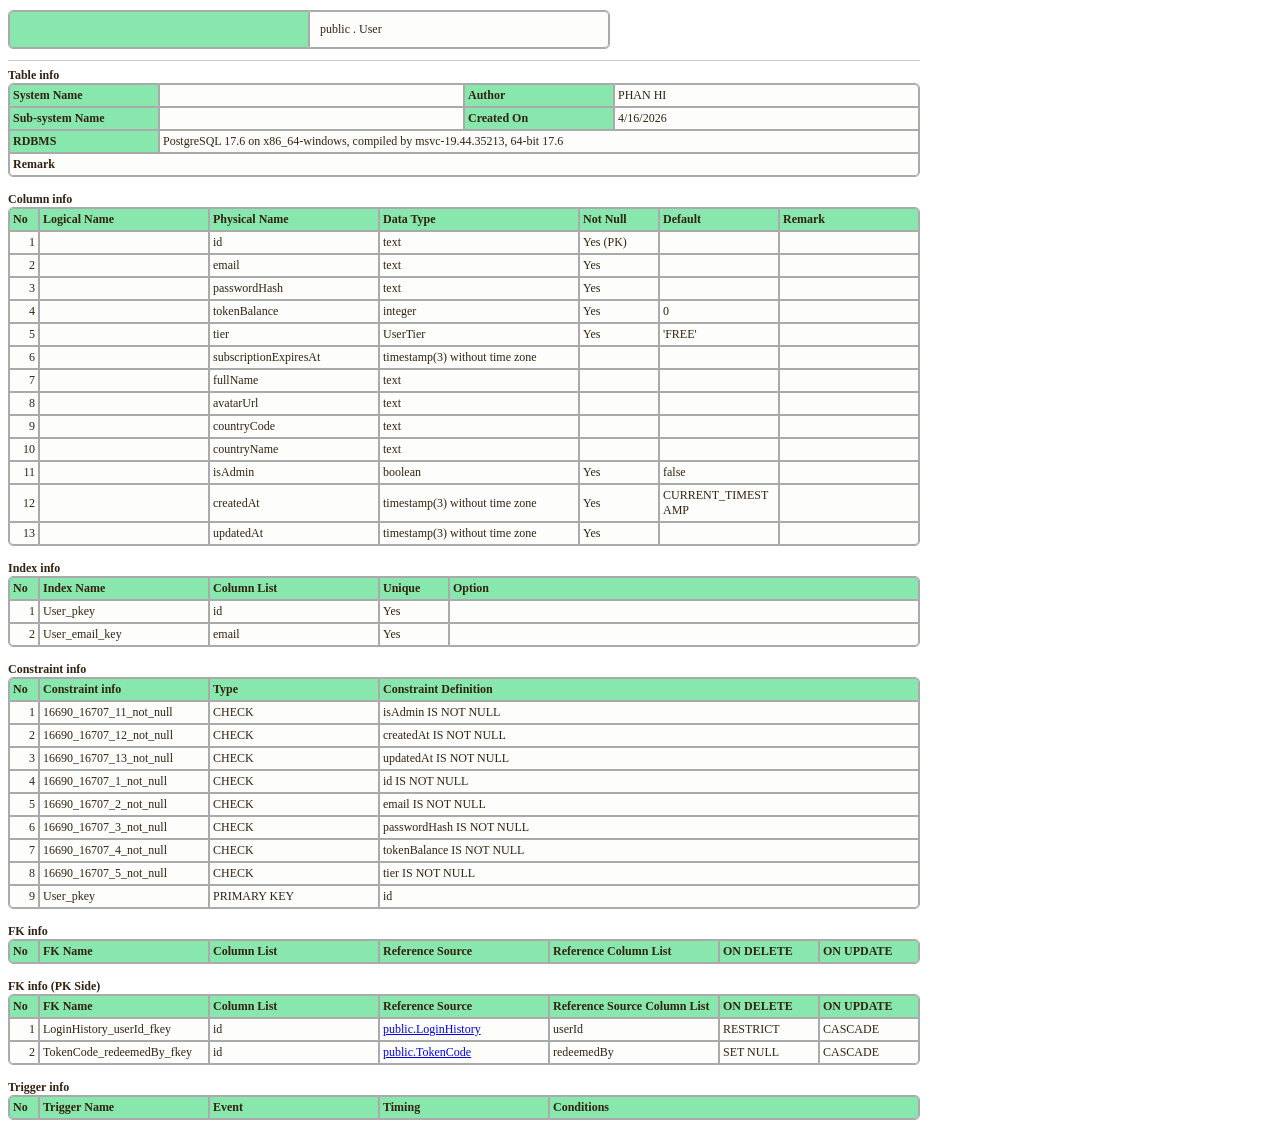
<file: tables/public.User.html>
﻿<!DOCTYPE html>
<html lang="en">
	<head>
		<meta http-equiv="Content-type" content="text/html; charset=UTF-8">
		<title>Table&#32;Definition&#32;Document</title>
		<link rel="stylesheet" href="a5m2.css">
	</head>
	<body>
	<div class="tableinfo-caption" style="width: 912px;">
		<table>
			<colgroup>
				<col width="300">
				<col width="300">
			</colgroup>
			<tr>
			<th></th>
			<td>public . User</td>
			</tr>
		</table>
	</div>
	<div class="tableinfo-caption-stuffing"></div>

	<table>
		<caption>Table info</caption>
			<colgroup>
				<col width="150">
				<col width="305">
				<col width="150">
				<col width="305">
			</colgroup>
			<th>System Name</th>
			<td></td>
			<th>Author</th>
			<td>PHAN&#32;HI</td>
		</tr>
		<tr>
			<th>Sub-system Name</th>
			<td></td>
			<th>Created On</th>
			<td>4/16/2026</td>
		</tr>
		<tr>
			<th>RDBMS</th>
			<td colspan="3">PostgreSQL 17.6 on x86_64-windows, compiled by msvc-19.44.35213, 64-bit 17.6</td>
		</tr>
		<tr>
			<td colspan="4"><b>Remark</b><br></td>
		</tr>
	</table>

<br>
	<table>
		<caption>Column info</caption>
			<colgroup>
				<col width="30">
				<col width="170">
				<col width="170">
				<col width="200">
				<col width="80">
				<col width="120">
				<col width="140">
			</colgroup>
		<tr>
			<th>No</th>
			<th>Logical Name</th>
			<th>Physical Name</th>
			<th>Data Type</th>
			<th>Not Null</th>
			<th>Default</th>
			<th>Remark</th>
		</tr>
		<tr>
			<td class="number-format">1</td>
			<td></td>
			<td>id</td>
			<td>text</td>
			<td>Yes (PK)</td>
			<td></td>
			<td></td>
		</tr>
		<tr>
			<td class="number-format">2</td>
			<td></td>
			<td>email</td>
			<td>text</td>
			<td>Yes</td>
			<td></td>
			<td></td>
		</tr>
		<tr>
			<td class="number-format">3</td>
			<td></td>
			<td>passwordHash</td>
			<td>text</td>
			<td>Yes</td>
			<td></td>
			<td></td>
		</tr>
		<tr>
			<td class="number-format">4</td>
			<td></td>
			<td>tokenBalance</td>
			<td>integer</td>
			<td>Yes</td>
			<td>0</td>
			<td></td>
		</tr>
		<tr>
			<td class="number-format">5</td>
			<td></td>
			<td>tier</td>
			<td>UserTier</td>
			<td>Yes</td>
			<td>'FREE'</td>
			<td></td>
		</tr>
		<tr>
			<td class="number-format">6</td>
			<td></td>
			<td>subscriptionExpiresAt</td>
			<td>timestamp(3)&#32;without&#32;time&#32;zone</td>
			<td></td>
			<td></td>
			<td></td>
		</tr>
		<tr>
			<td class="number-format">7</td>
			<td></td>
			<td>fullName</td>
			<td>text</td>
			<td></td>
			<td></td>
			<td></td>
		</tr>
		<tr>
			<td class="number-format">8</td>
			<td></td>
			<td>avatarUrl</td>
			<td>text</td>
			<td></td>
			<td></td>
			<td></td>
		</tr>
		<tr>
			<td class="number-format">9</td>
			<td></td>
			<td>countryCode</td>
			<td>text</td>
			<td></td>
			<td></td>
			<td></td>
		</tr>
		<tr>
			<td class="number-format">10</td>
			<td></td>
			<td>countryName</td>
			<td>text</td>
			<td></td>
			<td></td>
			<td></td>
		</tr>
		<tr>
			<td class="number-format">11</td>
			<td></td>
			<td>isAdmin</td>
			<td>boolean</td>
			<td>Yes</td>
			<td>false</td>
			<td></td>
		</tr>
		<tr>
			<td class="number-format">12</td>
			<td></td>
			<td>createdAt</td>
			<td>timestamp(3)&#32;without&#32;time&#32;zone</td>
			<td>Yes</td>
			<td>CURRENT_TIMESTAMP</td>
			<td></td>
		</tr>
		<tr>
			<td class="number-format">13</td>
			<td></td>
			<td>updatedAt</td>
			<td>timestamp(3)&#32;without&#32;time&#32;zone</td>
			<td>Yes</td>
			<td></td>
			<td></td>
		</tr>
	</table>

<br>
	<table>
		<caption>Index info</caption>
			<colgroup>
				<col width="30">
				<col width="170">
				<col width="170">
				<col width="70">
				<col width="470">
			</colgroup>
		<tr>
			<th>No</th>
			<th>Index Name</th>
			<th>Column List</th>
			<th>Unique</th>
			<th>Option</th>
		</tr>
		<tr>
			<td class="number-format">1</td>
			<td>User_pkey</td>
			<td>id</td>
			<td>Yes</td>
			<td></td>
		</tr>
		<tr>
			<td class="number-format">2</td>
			<td>User_email_key</td>
			<td>email</td>
			<td>Yes</td>
			<td></td>
		</tr>
	</table>

<br>
	<table>
		<caption>Constraint info</caption>
			<colgroup>
				<col width="30">
				<col width="170">
				<col width="170">
				<col width="540">
			</colgroup>
		<tr>
			<th>No</th>
			<th>Constraint info</th>
			<th>Type</th>
			<th>Constraint Definition</th>
		</tr>
		<tr>
			<td class="number-format">1</td>
			<td>16690_16707_11_not_null</td>
			<td>CHECK</td>
			<td>isAdmin&#32;IS&#32;NOT&#32;NULL</td>
		</tr>
		<tr>
			<td class="number-format">2</td>
			<td>16690_16707_12_not_null</td>
			<td>CHECK</td>
			<td>createdAt&#32;IS&#32;NOT&#32;NULL</td>
		</tr>
		<tr>
			<td class="number-format">3</td>
			<td>16690_16707_13_not_null</td>
			<td>CHECK</td>
			<td>updatedAt&#32;IS&#32;NOT&#32;NULL</td>
		</tr>
		<tr>
			<td class="number-format">4</td>
			<td>16690_16707_1_not_null</td>
			<td>CHECK</td>
			<td>id&#32;IS&#32;NOT&#32;NULL</td>
		</tr>
		<tr>
			<td class="number-format">5</td>
			<td>16690_16707_2_not_null</td>
			<td>CHECK</td>
			<td>email&#32;IS&#32;NOT&#32;NULL</td>
		</tr>
		<tr>
			<td class="number-format">6</td>
			<td>16690_16707_3_not_null</td>
			<td>CHECK</td>
			<td>passwordHash&#32;IS&#32;NOT&#32;NULL</td>
		</tr>
		<tr>
			<td class="number-format">7</td>
			<td>16690_16707_4_not_null</td>
			<td>CHECK</td>
			<td>tokenBalance&#32;IS&#32;NOT&#32;NULL</td>
		</tr>
		<tr>
			<td class="number-format">8</td>
			<td>16690_16707_5_not_null</td>
			<td>CHECK</td>
			<td>tier&#32;IS&#32;NOT&#32;NULL</td>
		</tr>
		<tr>
			<td class="number-format">9</td>
			<td>User_pkey</td>
			<td>PRIMARY&#32;KEY</td>
			<td>id</td>
		</tr>
	</table>

<br>
	<table>
		<caption>FK info</caption>
			<colgroup>
				<col width="30">
				<col width="170">
				<col width="170">
				<col width="170">
				<col width="170">
				<col width="100">
				<col width="100">
			</colgroup>
			<th>No</th>
			<th>FK Name</th>
			<th>Column List</th>
			<th>Reference Source</th>
			<th>Reference Column List</th>
			<th>ON DELETE</th>
			<th>ON UPDATE</th>
		</tr>
	</table>

<br>
	<table>
		<caption>FK info (PK Side)</caption>
			<colgroup>
				<col width="30">
				<col width="170">
				<col width="170">
				<col width="170">
				<col width="170">
				<col width="100">
				<col width="100">
			</colgroup>
		<tr>
			<th>No</th>
			<th>FK Name</th>
			<th>Column List</th>
			<th>Reference Source</th>
			<th>Reference Source Column List</th>
			<th>ON DELETE</th>
			<th>ON UPDATE</th>
		</tr>
		<tr>
			<td class="number-format">1</td>
			<td>LoginHistory_userId_fkey</td>
			<td>id</td>
			<td><a href="public.LoginHistory.html">public.LoginHistory</td>
			<td>userId</td>
			<td>RESTRICT</td>
			<td>CASCADE</td>
		</tr>
		<tr>
			<td class="number-format">2</td>
			<td>TokenCode_redeemedBy_fkey</td>
			<td>id</td>
			<td><a href="public.TokenCode.html">public.TokenCode</td>
			<td>redeemedBy</td>
			<td>SET&#32;NULL</td>
			<td>CASCADE</td>
		</tr>
	</table>

<br>
	<table>
		<caption>Trigger info</caption>
			<colgroup>
				<col width="30">
				<col width="170">
				<col width="170">
				<col width="170">
				<col width="370">
			</colgroup>
			<th>No</th>
			<th>Trigger Name</th>
			<th>Event</th>
			<th>Timing</th>
			<th>Conditions</th>
		</tr>
	</table>


	</body>
</html>
</file>
<file: style.css>
/* Default Dark Mode Theme */
:root, .dark-mode {
    --bg-base: #0f1115;
    --bg-surface: #1a1d24;
    --bg-surface-hover: #242831;
    --bg-glass: rgba(26, 29, 36, 0.7);
    --border-color: #2e323a;
    --border-highlight: #464b56;
    
    --text-primary: #f0f2f5;
    --text-secondary: #9da3ad;
    --text-muted: #6b7280;
    
    --accent-color: #4f46e5;
    --accent-hover: #6366f1;
    --accent-light: rgba(79, 70, 229, 0.15);
    
    --highlight-bg: rgba(250, 204, 21, 0.2);
    --highlight-text: #fde047;
    
    --table-header-bg: rgba(0, 0, 0, 0.3);
    --table-hover-bg: rgba(255, 255, 255, 0.03);
    
    --font-sans: system-ui, -apple-system, BlinkMacSystemFont, 'Segoe UI', Roboto, Helvetica, Arial, sans-serif;
    --radius-md: 8px;
    --radius-lg: 12px;
    --transition: all 0.2s ease;
    --shadow-sm: 0 4px 6px -1px rgba(0, 0, 0, 0.1);
}

/* Light Mode Theme */
.light-mode {
    --bg-base: #f3f4f6;
    --bg-surface: #ffffff;
    --bg-surface-hover: #f9fafb;
    --bg-glass: rgba(255, 255, 255, 0.85);
    --border-color: #e5e7eb;
    --border-highlight: #d1d5db;
    
    --text-primary: #111827;
    --text-secondary: #4b5563;
    --text-muted: #9ca3af;
    
    --accent-color: #4f46e5;
    --accent-hover: #4338ca;
    --accent-light: rgba(79, 70, 229, 0.1);
    
    --highlight-bg: #fef08a;
    --highlight-text: #854d0e;
    
    --table-header-bg: #f9fafb;
    --table-hover-bg: rgba(0, 0, 0, 0.02);
    --shadow-sm: 0 4px 6px -1px rgba(0, 0, 0, 0.05);
}

* {
    margin: 0;
    padding: 0;
    box-sizing: border-box;
}

body {
    font-family: var(--font-sans);
    background-color: var(--bg-base);
    color: var(--text-primary);
    line-height: 1.5;
    overflow: hidden;
    transition: background-color 0.3s ease, color 0.3s ease;
    display: flex;
    flex-direction: column;
    height: 100vh;
}

/* Global Navigation */
.global-nav {
    display: flex;
    align-items: center;
    padding: 0 24px;
    height: 56px;
    border-bottom: 1px solid var(--border-color);
    z-index: 100;
}

.nav-brand {
    display: flex;
    align-items: center;
    gap: 12px;
    font-weight: 700;
    font-size: 1.125rem;
    letter-spacing: 0.5px;
    margin-right: 48px;
}

.brand-icon {
    color: var(--accent-hover);
}

.nav-links {
    display: flex;
    height: 100%;
}

.nav-tab {
    background: none;
    border: none;
    color: var(--text-secondary);
    font-family: inherit;
    font-size: 0.95rem;
    font-weight: 500;
    padding: 0 20px;
    height: 100%;
    cursor: pointer;
    border-bottom: 3px solid transparent;
    transition: var(--transition);
}

.nav-tab:hover {
    color: var(--text-primary);
    background-color: var(--bg-surface-hover);
}

.nav-tab.active {
    color: var(--accent-hover);
    border-bottom-color: var(--accent-color);
}

.app-container {
    display: flex;
    flex: 1;
    overflow: hidden;
    position: relative;
}

/* Glass Panel utility */
.glass-panel {
    background: var(--bg-glass);
    backdrop-filter: blur(12px);
    -webkit-backdrop-filter: blur(12px);
    border: 1px solid var(--border-color);
}

/* Highlight styling for search matches */
mark {
    background-color: var(--highlight-bg);
    color: var(--highlight-text);
    border-radius: 2px;
    padding: 0 2px;
    font-weight: 600;
}

/* Sidebar Tree */
.sidebar {
    width: 320px;
    background-color: var(--bg-surface);
    border-right: 1px solid var(--border-color);
    display: flex;
    flex-direction: column;
    z-index: 10;
    transition: background-color 0.3s ease;
}

.sidebar-header {
    padding: 20px;
    border-bottom: 1px solid var(--border-color);
}

.sidebar-header h2 {
    font-size: 1.125rem;
    font-weight: 600;
    letter-spacing: 0.5px;
    color: var(--text-primary);
}

.db-stats {
    font-size: 0.8125rem;
    color: var(--text-secondary);
    margin-top: 4px;
}

.tree-container {
    flex: 1;
    overflow-y: auto;
    padding: 12px 0;
}

.tree-container::-webkit-scrollbar,
.content-scroll::-webkit-scrollbar {
    width: 8px;
    height: 8px;
}
.tree-container::-webkit-scrollbar-track,
.content-scroll::-webkit-scrollbar-track {
    background: transparent;
}
.tree-container::-webkit-scrollbar-thumb,
.content-scroll::-webkit-scrollbar-thumb {
    background: var(--border-color);
    border-radius: 4px;
}
.tree-container::-webkit-scrollbar-thumb:hover,
.content-scroll::-webkit-scrollbar-thumb:hover {
    background: var(--border-highlight);
}

.tree-item {
    padding: 8px 20px;
    cursor: pointer;
    display: flex;
    align-items: center;
    gap: 8px;
    color: var(--text-secondary);
    font-size: 0.875rem;
    transition: var(--transition);
}

.tree-item:hover {
    background-color: var(--bg-surface-hover);
    color: var(--text-primary);
}

.tree-item.active {
    background-color: var(--accent-light);
    color: var(--accent-hover);
    border-right: 3px solid var(--accent-color);
}

.tree-item svg {
    flex-shrink: 0;
    color: inherit;
}

/* Sidebar Pagination */
.sidebar-pagination {
    display: flex;
    align-items: center;
    justify-content: space-between;
    padding: 12px 20px;
    border-top: 1px solid var(--border-color);
    background-color: var(--bg-surface);
}

.page-btn {
    background: none;
    border: 1px solid var(--border-color);
    color: var(--text-secondary);
    border-radius: 4px;
    width: 32px;
    height: 32px;
    display: flex;
    align-items: center;
    justify-content: center;
    cursor: pointer;
    transition: var(--transition);
}

.page-btn:hover:not(:disabled) {
    background-color: var(--bg-surface-hover);
    color: var(--text-primary);
    border-color: var(--border-highlight);
}

.page-btn:disabled {
    opacity: 0.3;
    cursor: not-allowed;
}

#pageInfo {
    font-size: 0.875rem;
    color: var(--text-secondary);
    font-weight: 500;
}

/* Main Content & Views */
.main-content {
    flex: 1;
    display: flex;
    flex-direction: column;
    min-width: 0;
    position: relative;
}

.view-section {
    display: none;
    flex-direction: column;
    height: 100%;
}

.view-section.active {
    display: flex;
}

/* Search Header */
.search-header {
    padding: 16px 24px;
    display: flex;
    flex-direction: column;
    gap: 12px;
    z-index: 20;
    border-bottom: 1px solid var(--border-color);
    position: sticky;
    top: 0;
}

.header-top-row {
    display: flex;
    align-items: center;
}

.search-wrapper {
    position: relative;
    display: flex;
    align-items: center;
    flex: 1;
}

.search-icon {
    position: absolute;
    left: 16px;
    color: var(--text-muted);
}

#searchInput {
    width: 100%;
    padding: 14px 16px 14px 48px;
    border-radius: var(--radius-lg);
    border: 1px solid var(--border-color);
    background-color: var(--bg-base);
    color: var(--text-primary);
    font-size: 1rem;
    font-family: inherit;
    transition: var(--transition);
    box-shadow: var(--shadow-sm);
}

#searchInput:focus {
    outline: none;
    border-color: var(--accent-color);
    box-shadow: 0 0 0 3px var(--accent-light);
}

#searchInput::placeholder {
    color: var(--text-muted);
}

.clear-btn {
    position: absolute;
    right: 16px;
    background: none;
    border: none;
    color: var(--text-muted);
    cursor: pointer;
    padding: 4px;
    display: flex;
    align-items: center;
    justify-content: center;
    border-radius: 4px;
}

.clear-btn:hover {
    color: var(--text-primary);
    background-color: var(--bg-surface-hover);
}

.header-bottom-row {
    display: flex;
    align-items: center;
    justify-content: space-between;
}

.filter-section {
    display: flex;
    align-items: center;
    gap: 16px;
    flex-wrap: wrap;
}

.filter-group {
    display: flex;
    align-items: center;
    gap: 12px;
}

.filter-group.delimiter {
    width: 1px;
    height: 20px;
    background-color: var(--border-color);
}

.filter-label {
    font-size: 0.8125rem;
    color: var(--text-muted);
    font-weight: 500;
}

.checkbox-label {
    display: flex;
    align-items: center;
    cursor: pointer;
    font-size: 0.8125rem;
    color: var(--text-secondary);
}

.checkbox-label input {
    display: none;
}

.checkbox-custom {
    padding: 4px 10px;
    border-radius: 4px;
    border: 1px solid var(--border-color);
    background-color: var(--bg-surface);
    transition: var(--transition);
}

.checkbox-label input:checked + .checkbox-custom {
    background-color: var(--accent-light);
    border-color: var(--accent-color);
    color: var(--accent-hover);
    font-weight: 500;
}


.theme-toggle {
    background: none;
    border: 1px solid var(--border-color);
    color: var(--text-secondary);
    border-radius: 8px;
    width: 36px;
    height: 36px;
    display: flex;
    align-items: center;
    justify-content: center;
    cursor: pointer;
    transition: var(--transition);
}

.theme-toggle:hover {
    background-color: var(--bg-surface-hover);
    color: var(--text-primary);
    border-color: var(--border-highlight);
}

.theme-toggle .moon-icon {
    display: none;
}

.light-mode .theme-toggle .moon-icon {
    display: block;
}

.light-mode .theme-toggle .sun-icon {
    display: none;
}


/* Content Scroll Area */
.content-scroll {
    flex: 1;
    overflow-y: auto;
    padding: 32px;
    position: relative;
    padding-bottom: 80px; /* Space for footer */
}

/* Empty State */
.empty-state {
    display: flex;
    flex-direction: column;
    align-items: center;
    justify-content: center;
    height: 100%;
    min-height: 400px;
    color: var(--text-muted);
    text-align: center;
}

.empty-state svg {
    margin-bottom: 16px;
    opacity: 0.5;
}

.empty-state h3 {
    margin-bottom: 8px;
    color: var(--text-secondary);
}

.empty-state p {
    max-width: 400px;
    font-size: 0.875rem;
}

/* Table View */
.table-header {
    margin-bottom: 24px;
}

.table-header h1 {
    font-size: 1.5rem;
    font-weight: 600;
    color: var(--text-primary);
}

.table-meta {
    color: var(--text-secondary);
    font-size: 0.875rem;
    margin-top: 4px;
}

.data-table-container {
    border-radius: var(--radius-lg);
    overflow: hidden;
    box-shadow: var(--shadow-sm);
}

.data-table {
    width: 100%;
    border-collapse: collapse;
    text-align: left;
}

.data-table th,
.data-table td {
    padding: 12px 16px;
    border-bottom: 1px solid var(--border-color);
}

.data-table th {
    background-color: var(--table-header-bg);
    font-weight: 500;
    font-size: 0.75rem;
    text-transform: uppercase;
    letter-spacing: 0.5px;
    color: var(--text-secondary);
    position: sticky;
    top: 0;
    z-index: 5;
}

.data-table tbody tr:hover {
    background-color: var(--table-hover-bg);
}

.data-table td {
    font-size: 0.875rem;
}

.td-mono {
    font-family: ui-monospace, SFMono-Regular, Menlo, Monaco, Consolas, "Liberation Mono", "Courier New", monospace;
    font-size: 0.8125rem;
    color: var(--accent-hover);
}

.badge {
    display: inline-block;
    padding: 2px 6px;
    border-radius: 4px;
    background: var(--bg-surface-hover);
    font-size: 0.75rem;
    font-weight: 500;
}

.dark-mode .badge.pk {
    background: rgba(234, 179, 8, 0.2);
    color: #fde047;
}

.light-mode .badge.pk {
    background: #fef08a;
    color: #854d0e;
}

.dark-mode .badge.not-null {
    background: rgba(239, 68, 68, 0.2);
    color: #fca5a5;
}

.light-mode .badge.not-null {
    background: #fecaca;
    color: #991b1b;
}

/* Search Results Cards */
.results-title {
    font-size: 1.125rem;
    font-weight: 500;
    margin-bottom: 20px;
    color: var(--text-secondary);
}

.highlight-kw {
    color: var(--text-primary);
    font-weight: 600;
}

.results-list {
    display: grid;
    gap: 16px;
}

.result-card {
    background-color: var(--bg-surface);
    border: 1px solid var(--border-color);
    border-radius: var(--radius-md);
    padding: 16px;
    transition: var(--transition);
    cursor: pointer;
    box-shadow: var(--shadow-sm);
}

.result-card:hover {
    border-color: var(--border-highlight);
    transform: translateY(-2px);
    box-shadow: 0 6px 16px rgba(0,0,0,0.1);
}

.result-card-header {
    display: flex;
    align-items: center;
    gap: 8px;
    margin-bottom: 12px;
}

.result-card-header svg {
    color: var(--accent-hover);
}

.result-card-title {
    font-weight: 600;
    font-size: 1rem;
}

.result-matches {
    display: flex;
    flex-direction: column;
    gap: 8px;
}

.match-row {
    background-color: var(--table-hover-bg);
    border-radius: 4px;
    padding: 8px 12px;
    font-size: 0.875rem;
    border-left: 2px solid var(--border-color);
}

.match-row-header {
    display: flex;
    gap: 12px;
    margin-bottom: 4px;
    font-size: 0.75rem;
    text-transform: uppercase;
    color: var(--text-secondary);
}

.match-row-content {
    display: flex;
    gap: 16px;
    flex-wrap: wrap;
}

/* Static Pages (About / History) */
.static-page-header {
    padding: 32px 32px 16px 32px;
    border-bottom: 1px solid var(--border-color);
}

.static-page-header h1 {
    font-size: 1.75rem;
    color: var(--text-primary);
    margin-bottom: 8px;
}

.static-page-header p {
    color: var(--text-secondary);
}

.page-content {
    padding-top: 24px;
}

.about-card {
    border-radius: var(--radius-lg);
    padding: 32px;
    box-shadow: var(--shadow-sm);
}

.about-card h2 {
    font-size: 1.25rem;
    margin-bottom: 16px;
    color: var(--text-primary);
    border-bottom: 1px solid var(--border-color);
    padding-bottom: 8px;
}

.about-card p {
    margin-bottom: 16px;
    font-size: 0.95rem;
    color: var(--text-secondary);
}

.feature-list {
    list-style: none;
    padding: 0;
    margin: 0;
    display: flex;
    flex-direction: column;
    gap: 16px;
}

.feature-list li {
    display: flex;
    gap: 16px;
    padding: 16px;
    background-color: var(--table-hover-bg);
    border-radius: var(--radius-md);
    border: 1px solid var(--border-color);
}

.f-icon {
    font-size: 1.5rem;
    flex-shrink: 0;
}

.divider {
    border: 0;
    height: 1px;
    background-color: var(--border-color);
    margin: 32px 0;
}

.author-info h3 {
    font-size: 1.125rem;
    margin-bottom: 12px;
}
.author-info p {
    margin-bottom: 8px;
}

/* Footer Section */
.app-footer {
    position: fixed;
    bottom: 0;
    right: 0;
    left: 320px; /* Offset by sidebar width */
    height: 48px;
    border-top: 1px solid var(--border-color);
    border-left: none;
    border-right: none;
    border-bottom: none;
    z-index: 20;
    display: flex;
    align-items: center;
    padding: 0 24px;
}

.footer-content {
    width: 100%;
    display: flex;
    justify-content: space-between;
    color: var(--text-secondary);
    font-size: 0.75rem;
}

.footer-content strong {
    color: var(--text-primary);
    font-weight: 500;
}
</file>
<file: tables/a5m2.css>
﻿body {
	font-family: "游ゴシック", "ＭＳ Ｐゴシック","sans-serif";
	font-size: 9pt;
	color: #332211;
}
h1 {
	font-size: 12pt;
	font-weight: bold;
	margin-left: 10px;
}
table { 
	background-color: #fdfefc;
	border: thin solid #aaaaaa;
	border-spacing: 0;
	border-collapse: separate;
	border-radius: 5px;
	-webkit-border-radius: 5px;
	-moz-border-radius: 5px;
}
table caption {
	font-size: 9pt;
	font-weight: bold;
	text-align: left;
}
table tbody tr th {
	border: thin solid #aaaaaa;
	font-weight: bold;
	background-color: #87E7AD;
	text-align:left;
	font-size: 9pt;
	word-break: break-word;
	padding: 3px;
}
table tbody tr td { 
	border: thin solid #aaaaaa;
	font-size: 9pt;
	word-break: break-word;
	padding: 3px;
}
pre {
	text-wrap: wrap;
}

table tbody tr:first-child th:first-child{
	border-top-left-radius:4px; 
}
table tbody tr:first-child th:last-child{
	border-top-right-radius:4px; 
}
table tbody tr:last-child th:first-child{
	border-bottom-left-radius:4px; 
}
table tbody tr:last-child th:last-child{
	border-bottom-right-radius:4px; 
}
table tbody tr:first-child td:last-child{
	border-top-right-radius:4px; 
}
table tbody tr:last-child td:first-child{
	border-bottom-left-radius:4px; 
}
table tbody tr:last-child td:last-child{
	border-bottom-right-radius:4px; 
}

iframe {
	border: none solid #fffff;
}

.split {
	position: absolute;
	height: 100%;
}

.left-box {
	top: 0px;
	width: 350px;
	overflow-y: auto;
	background-color: #efefe8;
}
.right-box {
	top: 0px;
	left: 370px;
	width: -webkit-calc(100% - 370px);
	width: calc(100% - 370px);
}

.menu-tableinfo {
	border: thin solid #aaaaaa;
	background-color: #eeeeee;
	margin-left: 10px;
	margin-top: 10px;
	padding-left: 5px;
	padding-right: 5px;
	width: 300px;
	border-radius:4px;
}
.menu-tableinfo:hover {
	background-color: #87E7AD;
}
.menu-tableinfo-no {
	display: inline;
}
.menu-tableinfo-no:before {
	content: "[";
}
.menu-tableinfo-no:after {
	content: "]";
}
.menu-tableinfo-pname {
	display: inline;
	overflow-wrap: break-word;
}
.menu-tableinfo-type {
	display: inline;
	color: #FFFFFF;
	background-color: #FF9900;
	border: thin solid #FFF500;
	border-radius:3px; 
	padding-left: 3px;
	padding-right: 3px;
	overflow-wrap: break-word;
}
.menu-tableinfo-type:empty {
	display: none;
}
.menu-tableinfo-lname {
	text-align: right;
	color: #2F9060;
	overflow-wrap: break-word;
}
.menu-tableinfo-lname:empty:before {
	content: "\00A0";
}

.menu-domaininfo {
	border: thin solid #aaaaaa;
	background-color: #eeeeee;
	margin-left: 10px;
	margin-top: 10px;
	padding-left: 5px;
	padding-right: 5px;
	width: 300px;
	height: 3em;
	border-radius:4px;
}
.menu-domaininfo:hover {
	background-color: #87E7AD;
}
.menu-domaininfo-caption {
}

.undecoration-link { 
	text-decoration: none;
	color: #332211;
}
.undecoration-link:hover { 
	text-decoration: none;
	color: #332211;
}

.number-format { 
	text-align: right;
}

.tableinfo-caption { 
	position: fixed;
	width: 100%;
	top: 0px;
	height: 40px;
	padding-top: 10px;
	padding-bottom: 10px;
	background-color: white;
	border-bottom: solid 1px #cccccc;
}
.tableinfo-caption th { 
	padding: 10px;
}
.tableinfo-caption td { 
	padding: 10px;
}
.tableinfo-caption-stuffing { 
	height: 60px;
}
</file>
